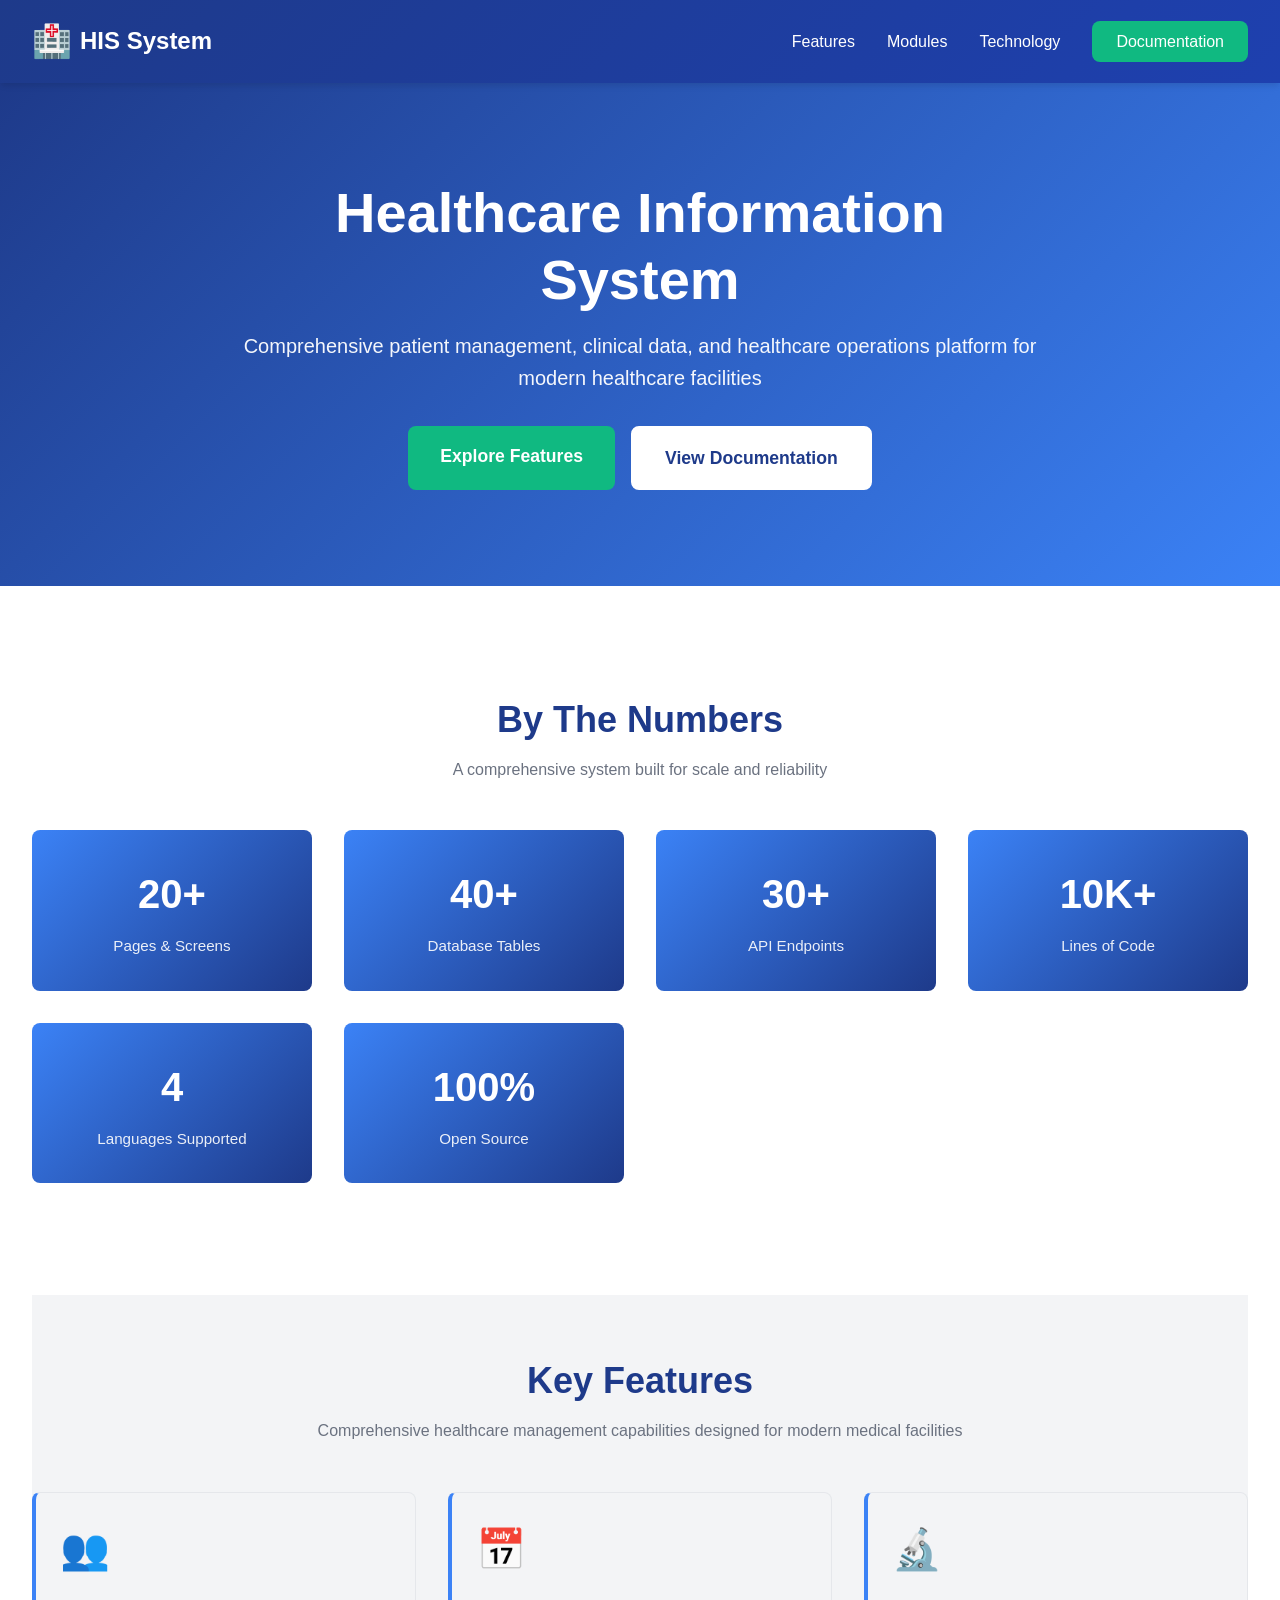
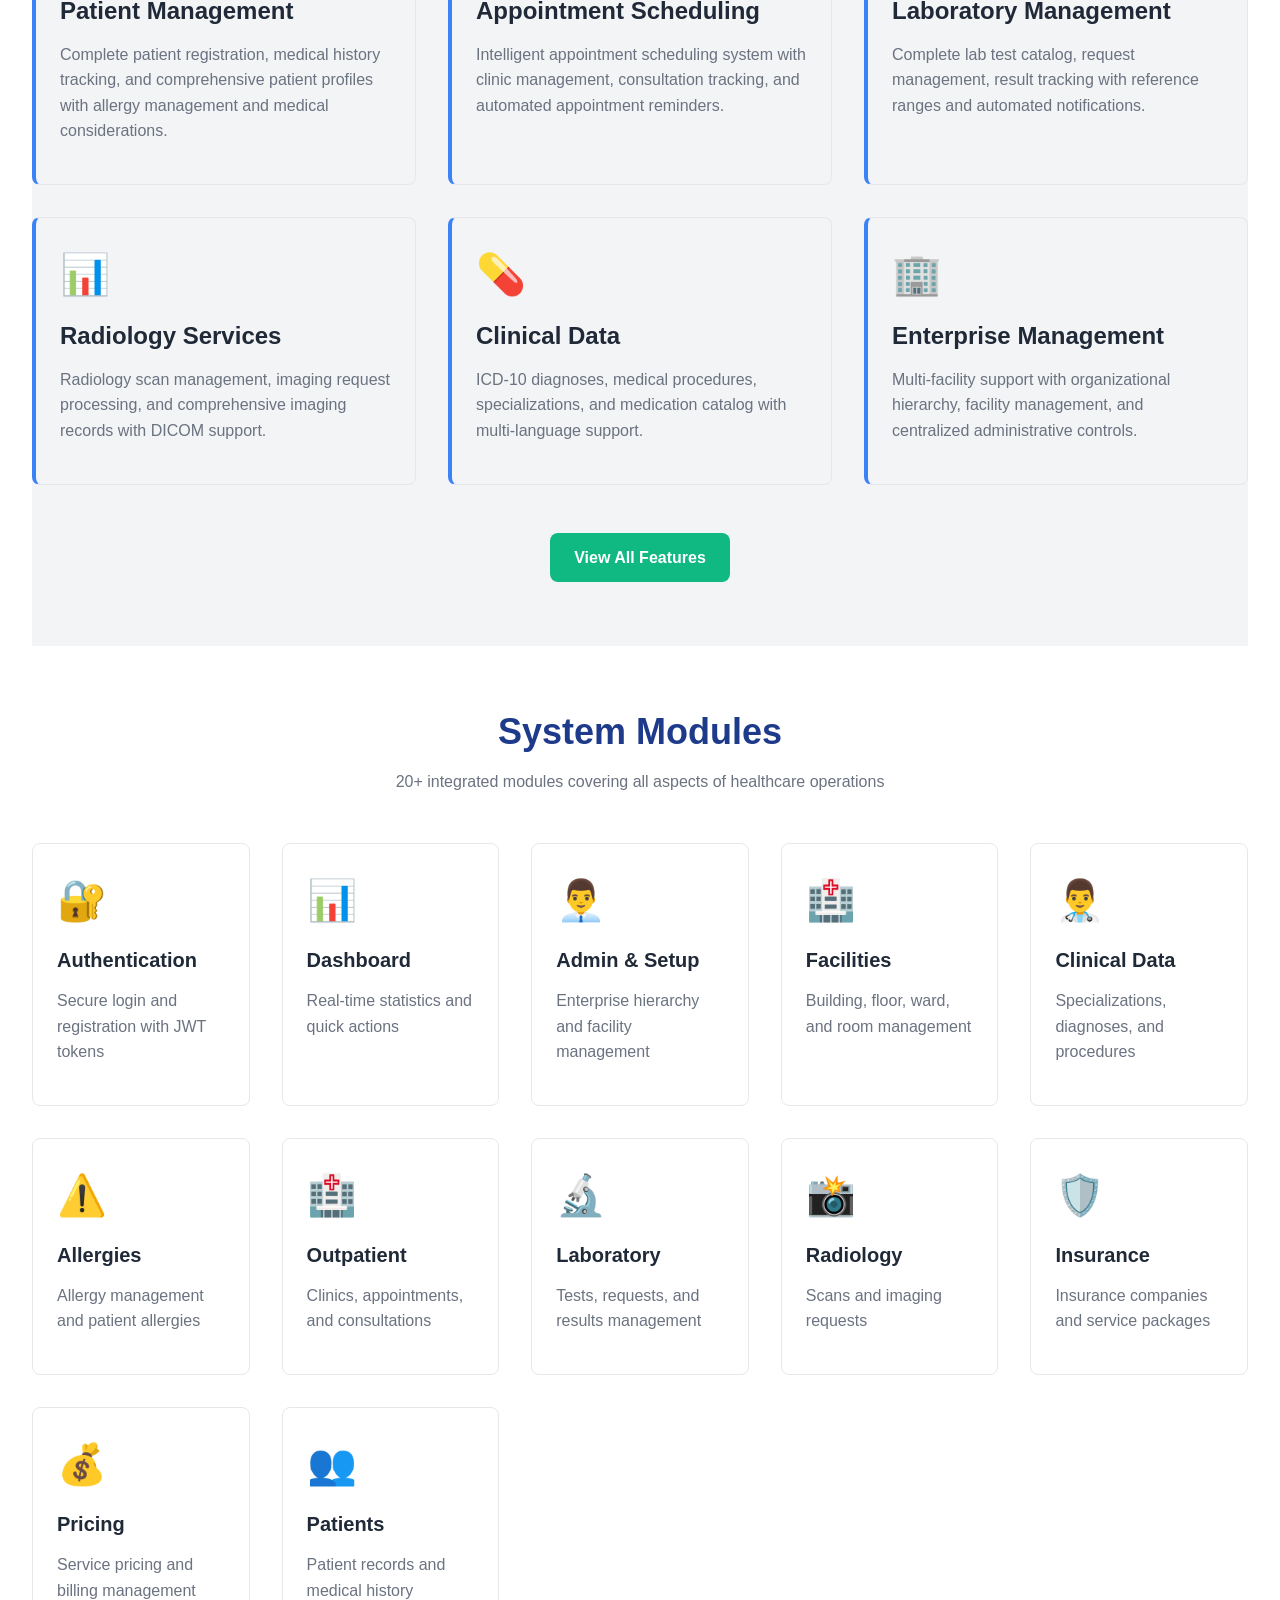
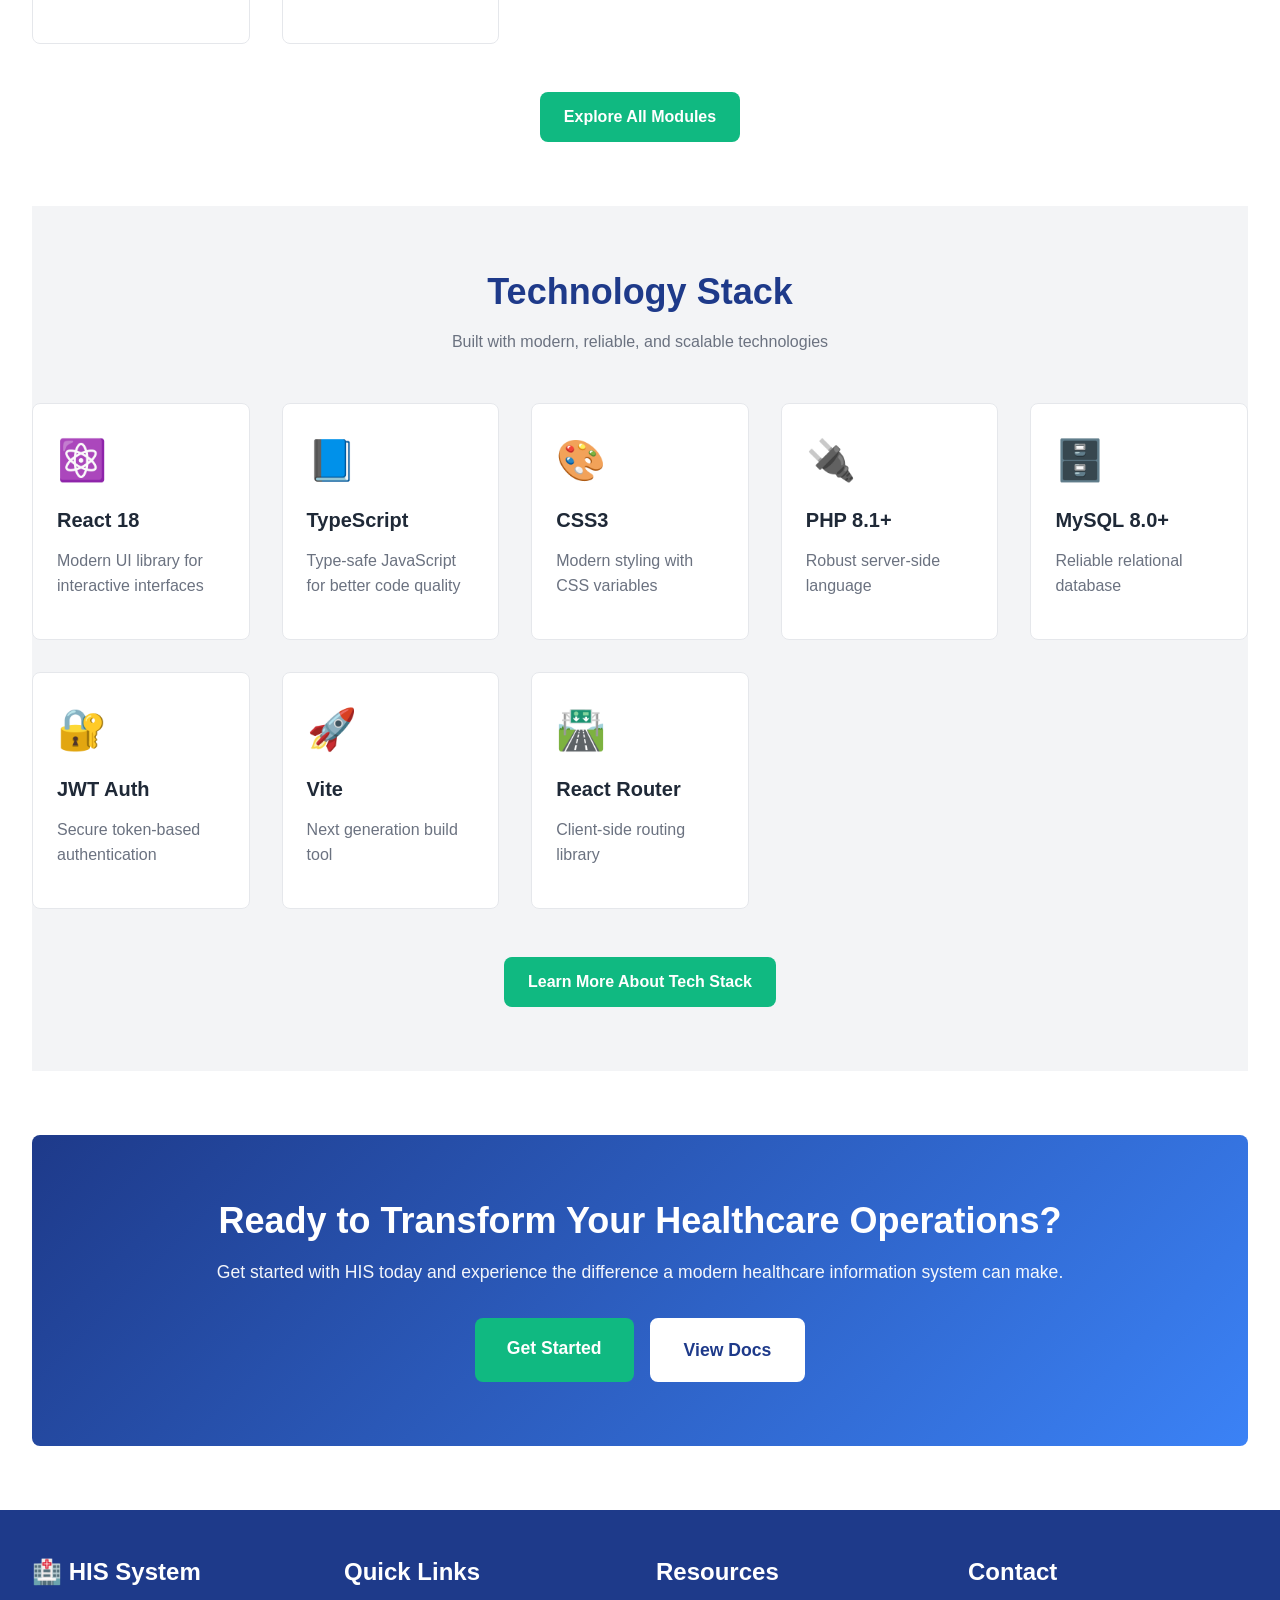
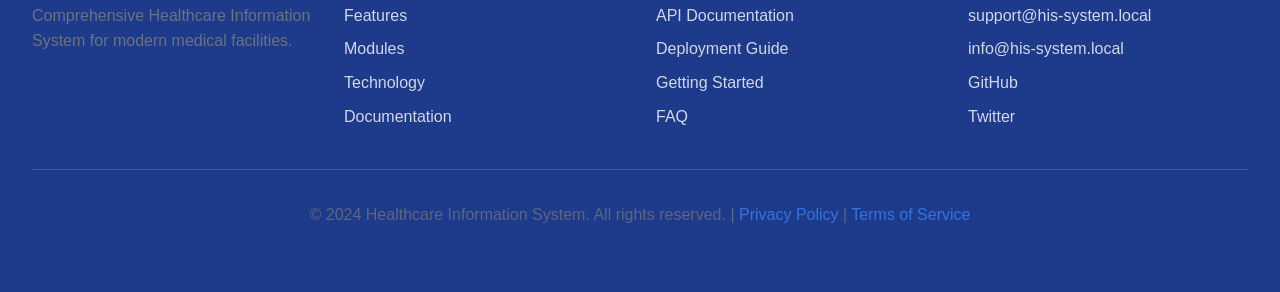
<file: index.html>
<!DOCTYPE html>
<html lang="en">
<head>
    <meta charset="UTF-8">
    <meta name="viewport" content="width=device-width, initial-scale=1.0">
    <meta name="description" content="Healthcare Information System - Comprehensive patient management, clinical data, and healthcare operations platform">
    <meta name="keywords" content="HIS, Healthcare, Hospital Management, Patient Management, Clinical System, React, PHP">
    <meta name="author" content="HIS Development Team">
    <title>HIS - Healthcare Information System</title>
    <link rel="stylesheet" href="assets/css/style.css">
</head>
<body>
    <!-- Header & Navigation -->
    <header>
        <nav>
            <div class="logo">
                <span class="logo-icon">🏥</span>
                <span>HIS System</span>
            </div>
            <ul>
                <li><a href="#features">Features</a></li>
                <li><a href="#modules">Modules</a></li>
                <li><a href="#technology">Technology</a></li>
                <li><a href="pages/documentation.html" class="nav-cta">Documentation</a></li>
            </ul>
        </nav>
    </header>

    <!-- Hero Section -->
    <section class="hero" id="hero">
        <div class="hero-content">
            <h1>Healthcare Information System</h1>
            <p>Comprehensive patient management, clinical data, and healthcare operations platform for modern healthcare facilities</p>
            <div class="hero-buttons">
                <a href="pages/features.html" class="btn btn-primary btn-large">Explore Features</a>
                <a href="pages/documentation.html" class="btn btn-secondary btn-large">View Documentation</a>
            </div>
        </div>
    </section>

    <!-- Main Content -->
    <main>
        <!-- Quick Stats -->
        <section class="mt-5 mb-5">
            <div class="text-center mb-5">
                <h2>By The Numbers</h2>
                <p class="section-subtitle">A comprehensive system built for scale and reliability</p>
            </div>
            
            <div class="grid grid-3">
                <div class="stat-box">
                    <div class="stat-number">20+</div>
                    <div class="stat-label">Pages & Screens</div>
                </div>

                <div class="stat-box">
                    <div class="stat-number">40+</div>
                    <div class="stat-label">Database Tables</div>
                </div>

                <div class="stat-box">
                    <div class="stat-number">30+</div>
                    <div class="stat-label">API Endpoints</div>
                </div>

                <div class="stat-box">
                    <div class="stat-number">10K+</div>
                    <div class="stat-label">Lines of Code</div>
                </div>

                <div class="stat-box">
                    <div class="stat-number">4</div>
                    <div class="stat-label">Languages Supported</div>
                </div>

                <div class="stat-box">
                    <div class="stat-number">100%</div>
                    <div class="stat-label">Open Source</div>
                </div>
            </div>
        </section>

        <!-- Features Section -->
        <section id="features">
            <div class="text-center mb-5">
                <h2>Key Features</h2>
                <p class="section-subtitle">Comprehensive healthcare management capabilities designed for modern medical facilities</p>
            </div>
            
            <div class="grid grid-2">
                <div class="card feature-card">
                    <div class="feature-icon">👥</div>
                    <h3>Patient Management</h3>
                    <p>Complete patient registration, medical history tracking, and comprehensive patient profiles with allergy management and medical considerations.</p>
                </div>

                <div class="card feature-card">
                    <div class="feature-icon">📅</div>
                    <h3>Appointment Scheduling</h3>
                    <p>Intelligent appointment scheduling system with clinic management, consultation tracking, and automated appointment reminders.</p>
                </div>

                <div class="card feature-card">
                    <div class="feature-icon">🔬</div>
                    <h3>Laboratory Management</h3>
                    <p>Complete lab test catalog, request management, result tracking with reference ranges and automated notifications.</p>
                </div>

                <div class="card feature-card">
                    <div class="feature-icon">📊</div>
                    <h3>Radiology Services</h3>
                    <p>Radiology scan management, imaging request processing, and comprehensive imaging records with DICOM support.</p>
                </div>

                <div class="card feature-card">
                    <div class="feature-icon">💊</div>
                    <h3>Clinical Data</h3>
                    <p>ICD-10 diagnoses, medical procedures, specializations, and medication catalog with multi-language support.</p>
                </div>

                <div class="card feature-card">
                    <div class="feature-icon">🏢</div>
                    <h3>Enterprise Management</h3>
                    <p>Multi-facility support with organizational hierarchy, facility management, and centralized administrative controls.</p>
                </div>
            </div>

            <div class="text-center mt-5">
                <a href="pages/features.html" class="btn btn-primary">View All Features</a>
            </div>
        </section>

        <!-- Modules Section -->
        <section id="modules">
            <div class="text-center mb-5">
                <h2>System Modules</h2>
                <p class="section-subtitle">20+ integrated modules covering all aspects of healthcare operations</p>
            </div>
            
            <div class="grid grid-4">
                <div class="card">
                    <div class="feature-icon">🔐</div>
                    <h4>Authentication</h4>
                    <p>Secure login and registration with JWT tokens</p>
                </div>

                <div class="card">
                    <div class="feature-icon">📊</div>
                    <h4>Dashboard</h4>
                    <p>Real-time statistics and quick actions</p>
                </div>

                <div class="card">
                    <div class="feature-icon">👨‍💼</div>
                    <h4>Admin & Setup</h4>
                    <p>Enterprise hierarchy and facility management</p>
                </div>

                <div class="card">
                    <div class="feature-icon">🏥</div>
                    <h4>Facilities</h4>
                    <p>Building, floor, ward, and room management</p>
                </div>

                <div class="card">
                    <div class="feature-icon">👨‍⚕️</div>
                    <h4>Clinical Data</h4>
                    <p>Specializations, diagnoses, and procedures</p>
                </div>

                <div class="card">
                    <div class="feature-icon">⚠️</div>
                    <h4>Allergies</h4>
                    <p>Allergy management and patient allergies</p>
                </div>

                <div class="card">
                    <div class="feature-icon">🏥</div>
                    <h4>Outpatient</h4>
                    <p>Clinics, appointments, and consultations</p>
                </div>

                <div class="card">
                    <div class="feature-icon">🔬</div>
                    <h4>Laboratory</h4>
                    <p>Tests, requests, and results management</p>
                </div>

                <div class="card">
                    <div class="feature-icon">📸</div>
                    <h4>Radiology</h4>
                    <p>Scans and imaging requests</p>
                </div>

                <div class="card">
                    <div class="feature-icon">🛡️</div>
                    <h4>Insurance</h4>
                    <p>Insurance companies and service packages</p>
                </div>

                <div class="card">
                    <div class="feature-icon">💰</div>
                    <h4>Pricing</h4>
                    <p>Service pricing and billing management</p>
                </div>

                <div class="card">
                    <div class="feature-icon">👥</div>
                    <h4>Patients</h4>
                    <p>Patient records and medical history</p>
                </div>
            </div>

            <div class="text-center mt-5">
                <a href="pages/modules.html" class="btn btn-primary">Explore All Modules</a>
            </div>
        </section>

        <!-- Technology Section -->
        <section id="technology">
            <div class="text-center mb-5">
                <h2>Technology Stack</h2>
                <p class="section-subtitle">Built with modern, reliable, and scalable technologies</p>
            </div>
            
            <div class="grid grid-4">
                <div class="card">
                    <div class="feature-icon">⚛️</div>
                    <h4>React 18</h4>
                    <p>Modern UI library for interactive interfaces</p>
                </div>

                <div class="card">
                    <div class="feature-icon">📘</div>
                    <h4>TypeScript</h4>
                    <p>Type-safe JavaScript for better code quality</p>
                </div>

                <div class="card">
                    <div class="feature-icon">🎨</div>
                    <h4>CSS3</h4>
                    <p>Modern styling with CSS variables</p>
                </div>

                <div class="card">
                    <div class="feature-icon">🔌</div>
                    <h4>PHP 8.1+</h4>
                    <p>Robust server-side language</p>
                </div>

                <div class="card">
                    <div class="feature-icon">🗄️</div>
                    <h4>MySQL 8.0+</h4>
                    <p>Reliable relational database</p>
                </div>

                <div class="card">
                    <div class="feature-icon">🔐</div>
                    <h4>JWT Auth</h4>
                    <p>Secure token-based authentication</p>
                </div>

                <div class="card">
                    <div class="feature-icon">🚀</div>
                    <h4>Vite</h4>
                    <p>Next generation build tool</p>
                </div>

                <div class="card">
                    <div class="feature-icon">🛣️</div>
                    <h4>React Router</h4>
                    <p>Client-side routing library</p>
                </div>
            </div>

            <div class="text-center mt-5">
                <a href="pages/technology.html" class="btn btn-primary">Learn More About Tech Stack</a>
            </div>
        </section>

        <!-- CTA Section -->
        <section style="background: linear-gradient(135deg, var(--primary-color) 0%, var(--secondary-color) 100%); color: white; padding: 4rem 2rem; border-radius: var(--radius-md); margin: 4rem 0; text-align: center;">
            <h2 style="color: white;">Ready to Transform Your Healthcare Operations?</h2>
            <p style="color: rgba(255, 255, 255, 0.95); font-size: 1.1rem; margin-bottom: 2rem;">Get started with HIS today and experience the difference a modern healthcare information system can make.</p>
            <div class="hero-buttons">
                <a href="pages/getting-started.html" class="btn btn-primary btn-large">Get Started</a>
                <a href="pages/documentation.html" class="btn btn-secondary btn-large">View Docs</a>
            </div>
        </section>
    </main>

    <!-- Footer -->
    <footer>
        <div class="footer-content">
            <div class="footer-section">
                <h3>🏥 HIS System</h3>
                <p>Comprehensive Healthcare Information System for modern medical facilities.</p>
            </div>

            <div class="footer-section">
                <h3>Quick Links</h3>
                <ul>
                    <li><a href="#features">Features</a></li>
                    <li><a href="#modules">Modules</a></li>
                    <li><a href="#technology">Technology</a></li>
                    <li><a href="pages/documentation.html">Documentation</a></li>
                </ul>
            </div>

            <div class="footer-section">
                <h3>Resources</h3>
                <ul>
                    <li><a href="pages/api.html">API Documentation</a></li>
                    <li><a href="pages/deployment.html">Deployment Guide</a></li>
                    <li><a href="pages/getting-started.html">Getting Started</a></li>
                    <li><a href="pages/faq.html">FAQ</a></li>
                </ul>
            </div>

            <div class="footer-section">
                <h3>Contact</h3>
                <ul>
                    <li><a href="mailto:support@his-system.local">support@his-system.local</a></li>
                    <li><a href="mailto:info@his-system.local">info@his-system.local</a></li>
                    <li><a href="#">GitHub</a></li>
                    <li><a href="#">Twitter</a></li>
                </ul>
            </div>
        </div>

        <div class="footer-bottom">
            <p>&copy; 2024 Healthcare Information System. All rights reserved. | <a href="#">Privacy Policy</a> | <a href="#">Terms of Service</a></p>
        </div>
    </footer>

    <script src="assets/js/main.js"></script>
</body>
</html>
</file>
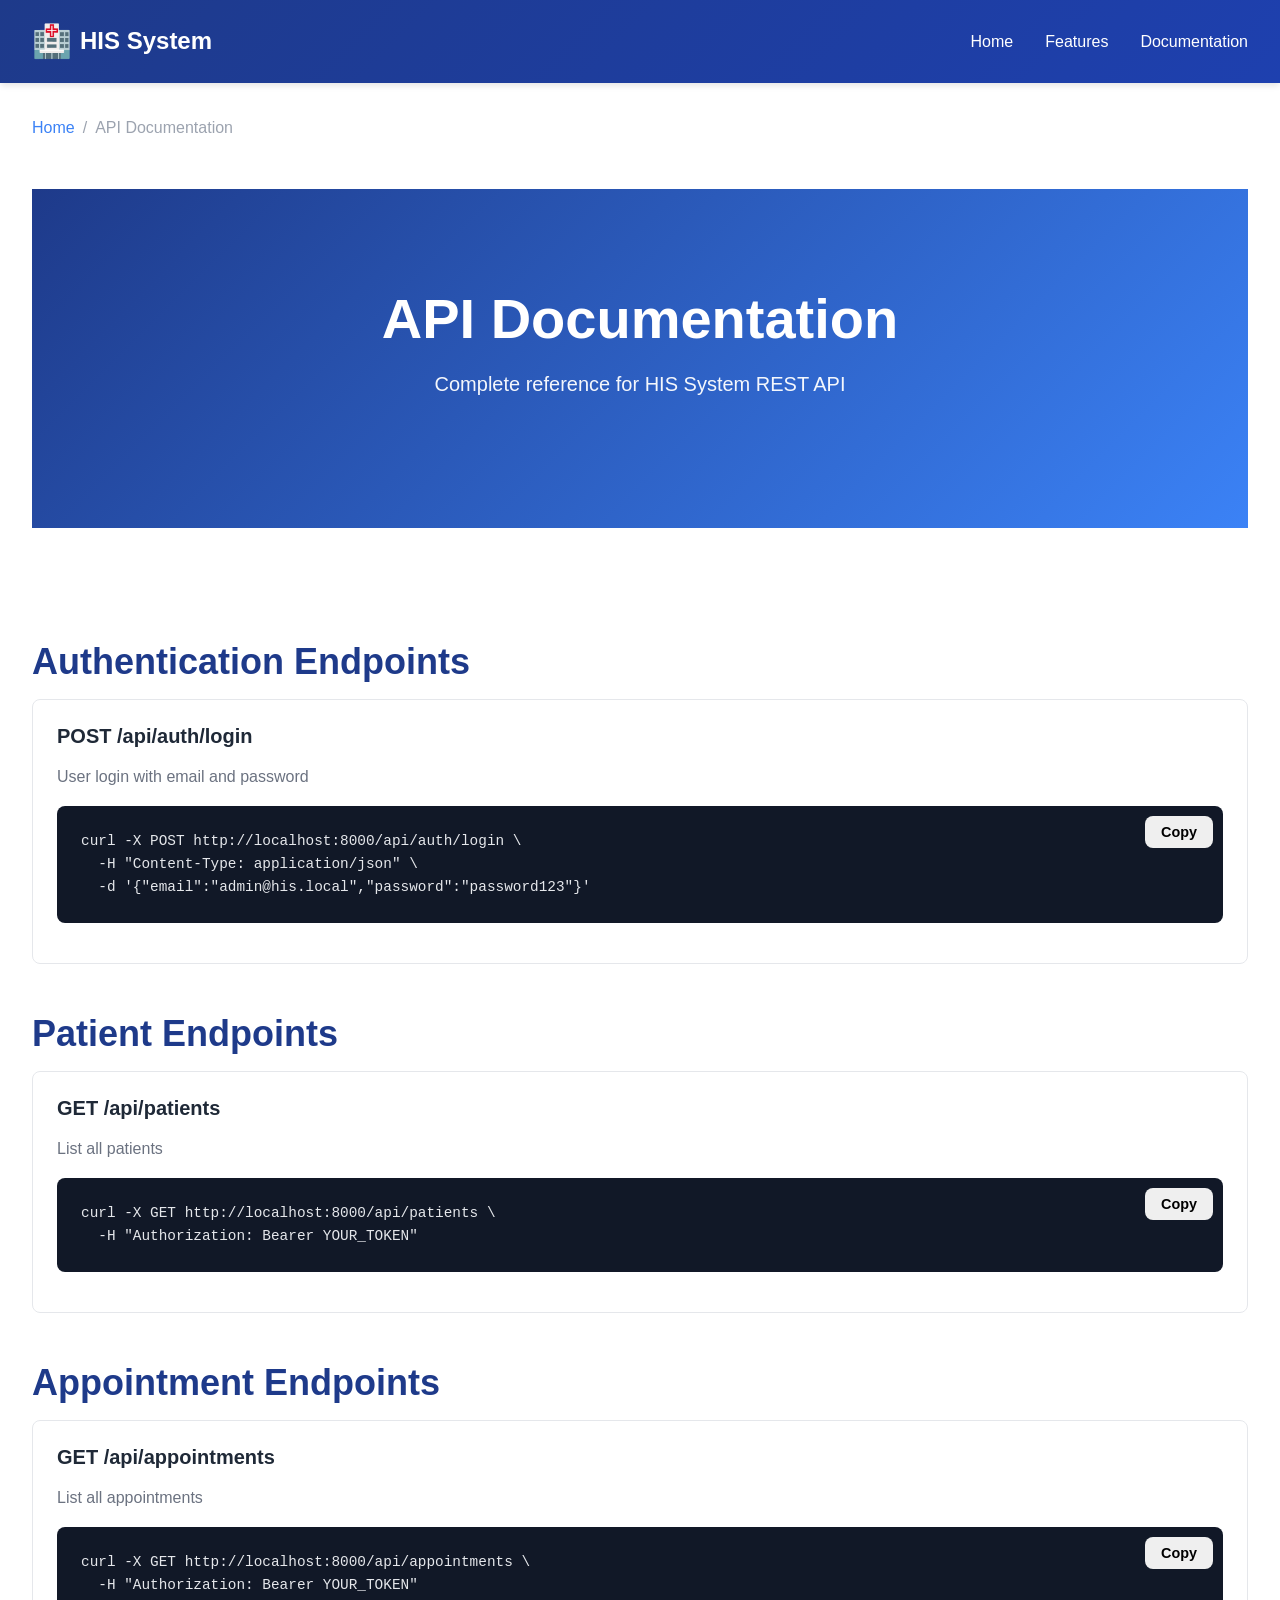
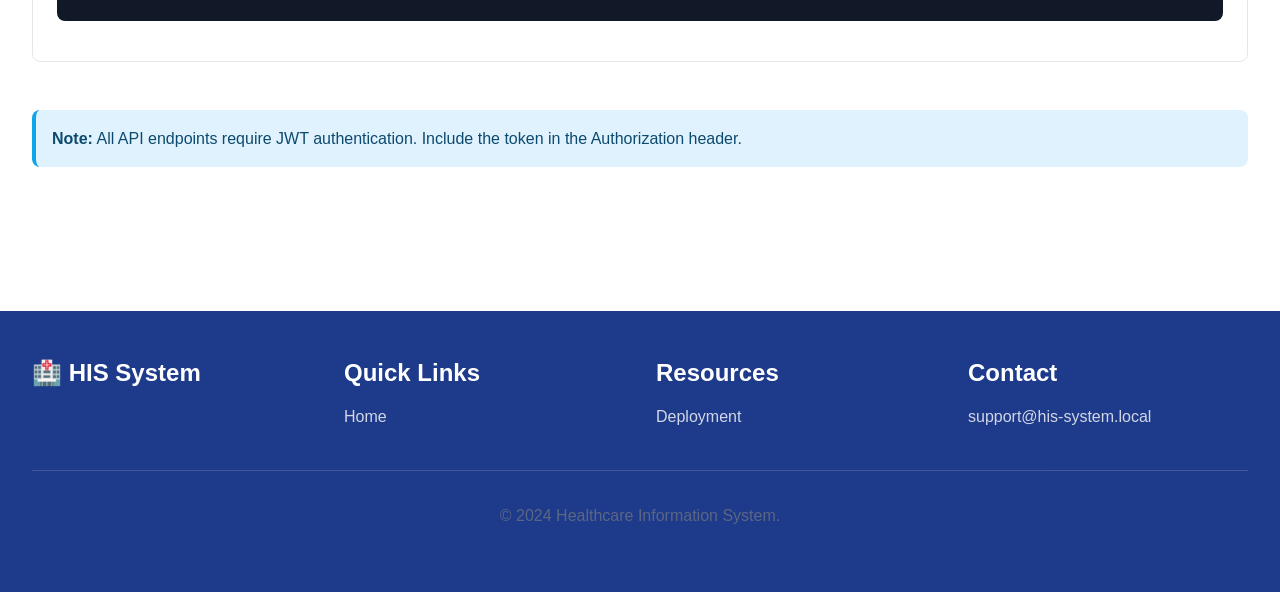
<file: pages/api.html>
<!DOCTYPE html>
<html lang="en">
<head>
    <meta charset="UTF-8">
    <meta name="viewport" content="width=device-width, initial-scale=1.0">
    <title>API Documentation - HIS System</title>
    <link rel="stylesheet" href="../assets/css/style.css">
</head>
<body>
    <header>
        <nav>
            <div class="logo"><span class="logo-icon">🏥</span><span>HIS System</span></div>
            <ul>
                <li><a href="../index.html">Home</a></li>
                <li><a href="features.html">Features</a></li>
                <li><a href="documentation.html">Documentation</a></li>
            </ul>
        </nav>
    </header>

    <main>
        <div class="breadcrumb mt-4">
            <a href="../index.html">Home</a><span>/</span><span>API Documentation</span>
        </div>

        <section class="hero mt-5">
            <div class="hero-content">
                <h1>API Documentation</h1>
                <p>Complete reference for HIS System REST API</p>
            </div>
        </section>

        <section class="mt-5">
            <h2>Authentication Endpoints</h2>
            <div class="card">
                <h4>POST /api/auth/login</h4>
                <p>User login with email and password</p>
                <pre><code>curl -X POST http://localhost:8000/api/auth/login \
  -H "Content-Type: application/json" \
  -d '{"email":"admin@his.local","password":"password123"}'</code></pre>
            </div>

            <h2 class="mt-5">Patient Endpoints</h2>
            <div class="card">
                <h4>GET /api/patients</h4>
                <p>List all patients</p>
                <pre><code>curl -X GET http://localhost:8000/api/patients \
  -H "Authorization: Bearer YOUR_TOKEN"</code></pre>
            </div>

            <h2 class="mt-5">Appointment Endpoints</h2>
            <div class="card">
                <h4>GET /api/appointments</h4>
                <p>List all appointments</p>
                <pre><code>curl -X GET http://localhost:8000/api/appointments \
  -H "Authorization: Bearer YOUR_TOKEN"</code></pre>
            </div>

            <div class="alert alert-info mt-5">
                <strong>Note:</strong> All API endpoints require JWT authentication. Include the token in the Authorization header.
            </div>
        </section>
    </main>

    <footer>
        <div class="footer-content">
            <div class="footer-section"><h3>🏥 HIS System</h3></div>
            <div class="footer-section"><h3>Quick Links</h3><ul><li><a href="../index.html">Home</a></li></ul></div>
            <div class="footer-section"><h3>Resources</h3><ul><li><a href="deployment.html">Deployment</a></li></ul></div>
            <div class="footer-section"><h3>Contact</h3><ul><li><a href="mailto:support@his-system.local">support@his-system.local</a></li></ul></div>
        </div>
        <div class="footer-bottom"><p>&copy; 2024 Healthcare Information System.</p></div>
    </footer>

    <script src="../assets/js/main.js"></script>
</body>
</html>
</file>
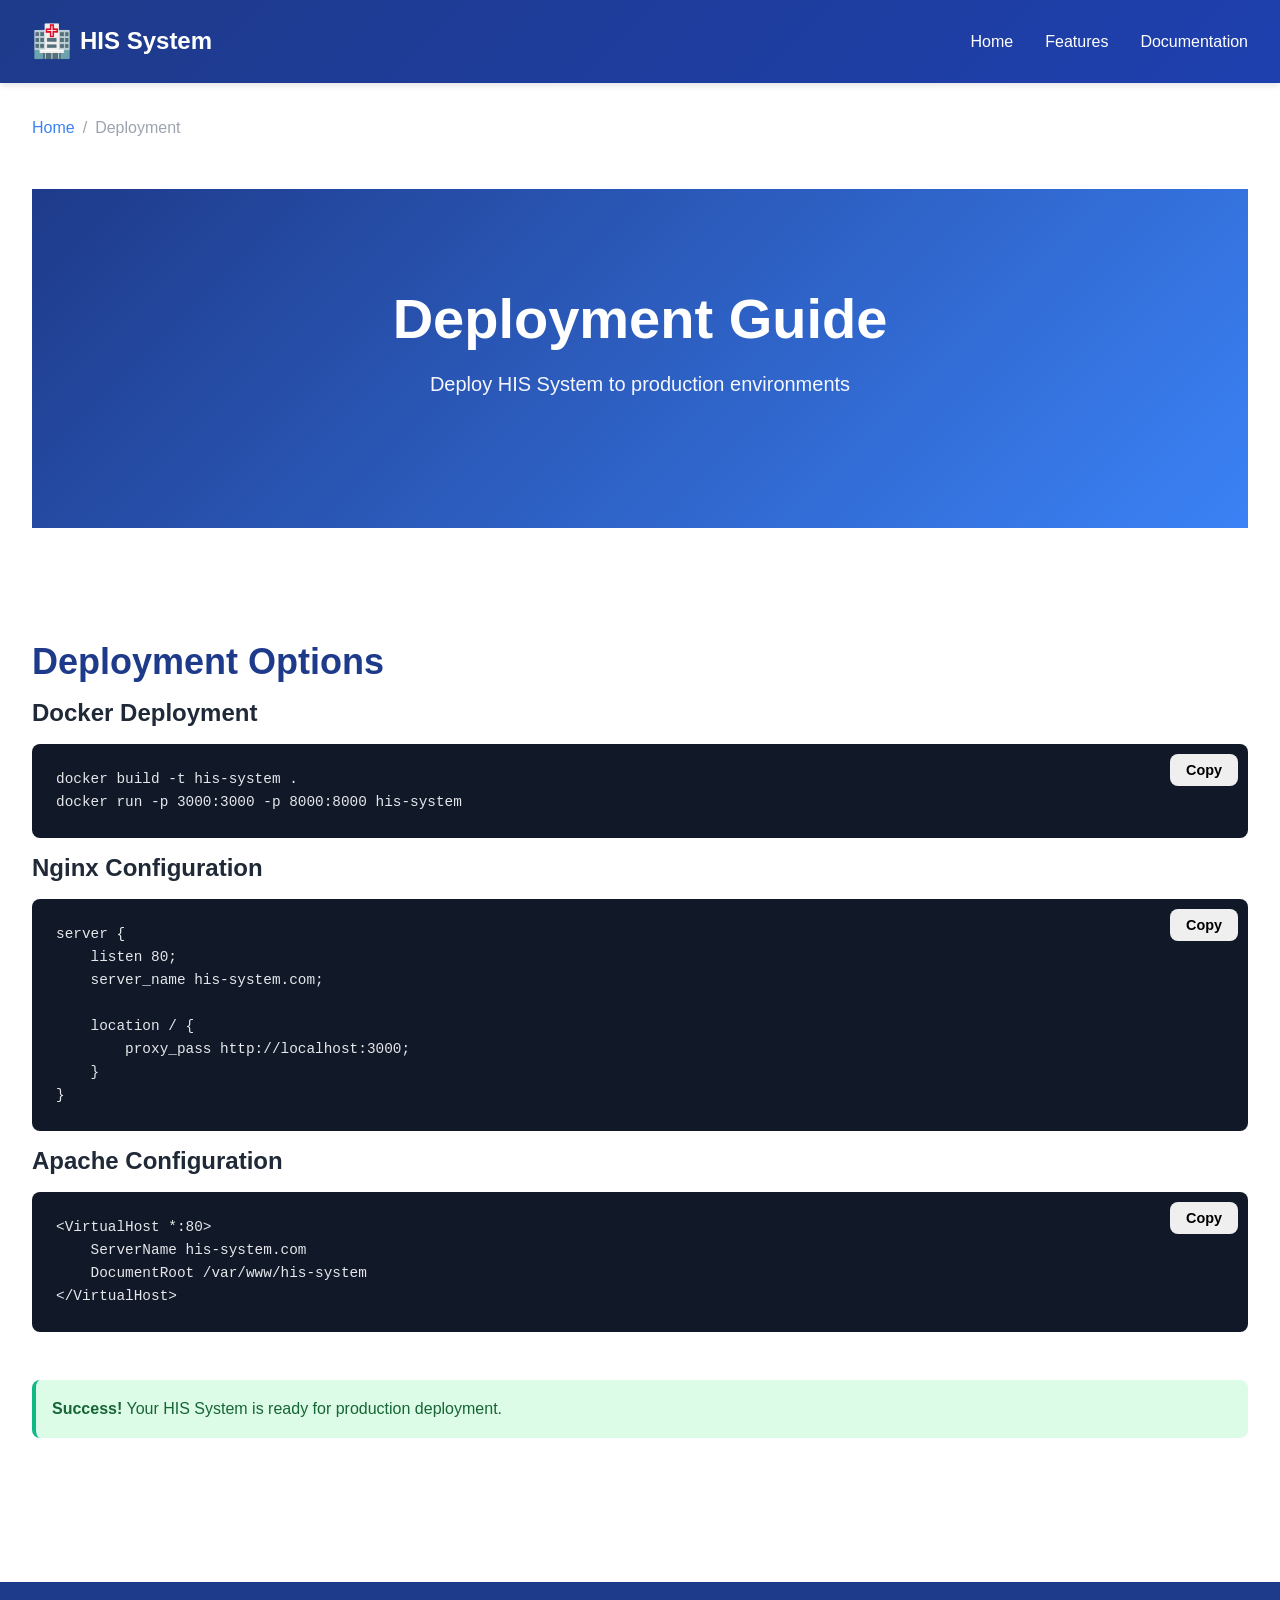
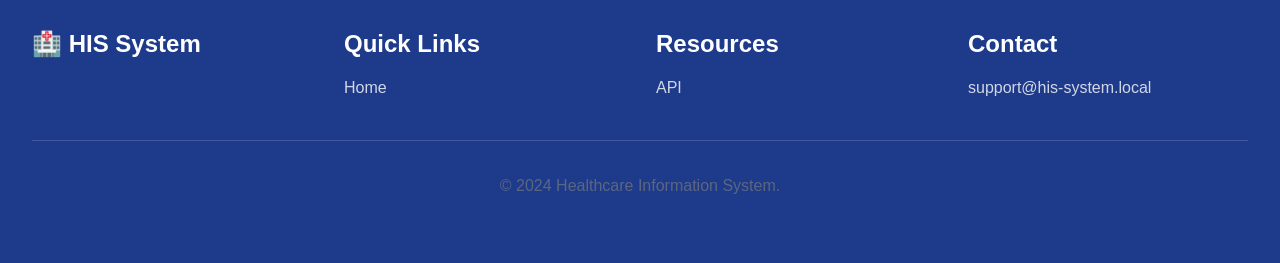
<file: pages/deployment.html>
<!DOCTYPE html>
<html lang="en">
<head>
    <meta charset="UTF-8">
    <meta name="viewport" content="width=device-width, initial-scale=1.0">
    <title>Deployment Guide - HIS System</title>
    <link rel="stylesheet" href="../assets/css/style.css">
</head>
<body>
    <header>
        <nav>
            <div class="logo"><span class="logo-icon">🏥</span><span>HIS System</span></div>
            <ul>
                <li><a href="../index.html">Home</a></li>
                <li><a href="features.html">Features</a></li>
                <li><a href="documentation.html">Documentation</a></li>
            </ul>
        </nav>
    </header>

    <main>
        <div class="breadcrumb mt-4">
            <a href="../index.html">Home</a><span>/</span><span>Deployment</span>
        </div>

        <section class="hero mt-5">
            <div class="hero-content">
                <h1>Deployment Guide</h1>
                <p>Deploy HIS System to production environments</p>
            </div>
        </section>

        <section class="mt-5">
            <h2>Deployment Options</h2>
            
            <h3>Docker Deployment</h3>
            <pre><code>docker build -t his-system .
docker run -p 3000:3000 -p 8000:8000 his-system</code></pre>

            <h3>Nginx Configuration</h3>
            <pre><code>server {
    listen 80;
    server_name his-system.com;
    
    location / {
        proxy_pass http://localhost:3000;
    }
}</code></pre>

            <h3>Apache Configuration</h3>
            <pre><code>&lt;VirtualHost *:80&gt;
    ServerName his-system.com
    DocumentRoot /var/www/his-system
&lt;/VirtualHost&gt;</code></pre>

            <div class="alert alert-success mt-5">
                <strong>Success!</strong> Your HIS System is ready for production deployment.
            </div>
        </section>
    </main>

    <footer>
        <div class="footer-content">
            <div class="footer-section"><h3>🏥 HIS System</h3></div>
            <div class="footer-section"><h3>Quick Links</h3><ul><li><a href="../index.html">Home</a></li></ul></div>
            <div class="footer-section"><h3>Resources</h3><ul><li><a href="api.html">API</a></li></ul></div>
            <div class="footer-section"><h3>Contact</h3><ul><li><a href="mailto:support@his-system.local">support@his-system.local</a></li></ul></div>
        </div>
        <div class="footer-bottom"><p>&copy; 2024 Healthcare Information System.</p></div>
    </footer>

    <script src="../assets/js/main.js"></script>
</body>
</html>
</file>
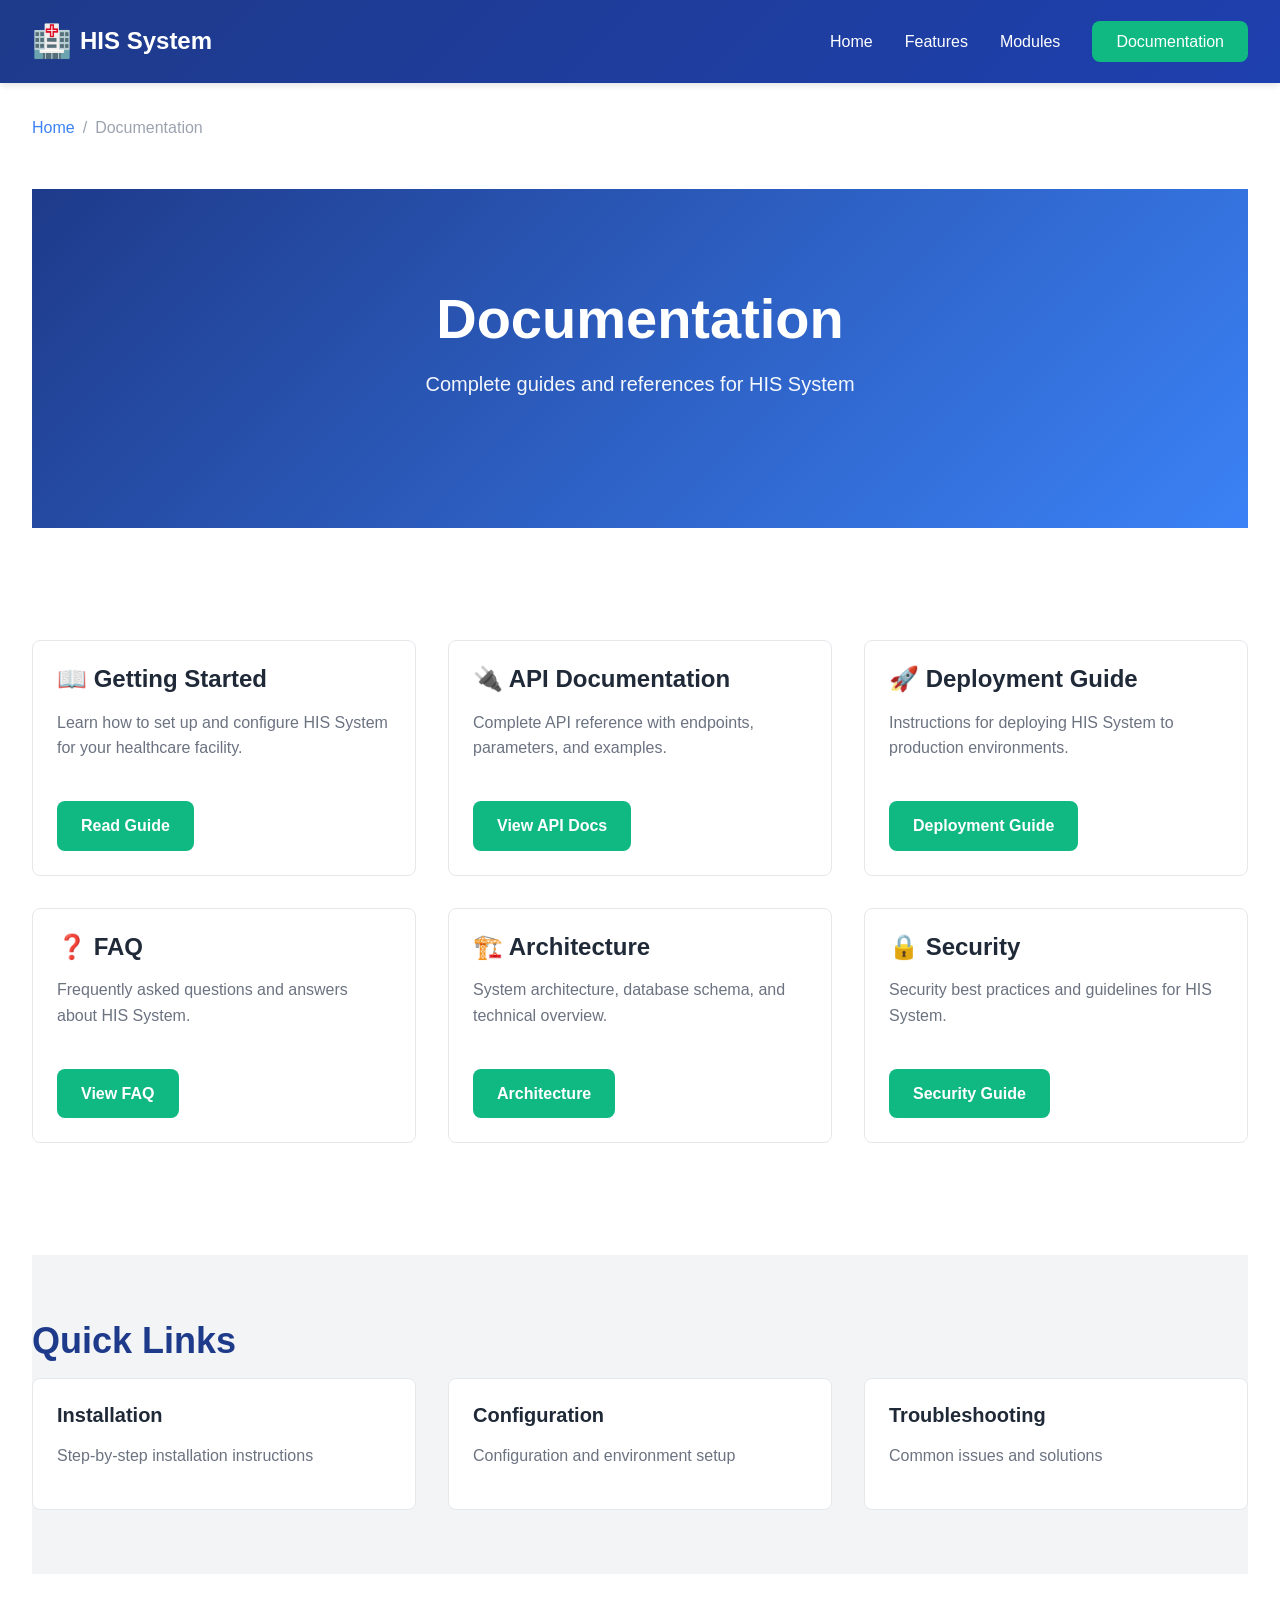
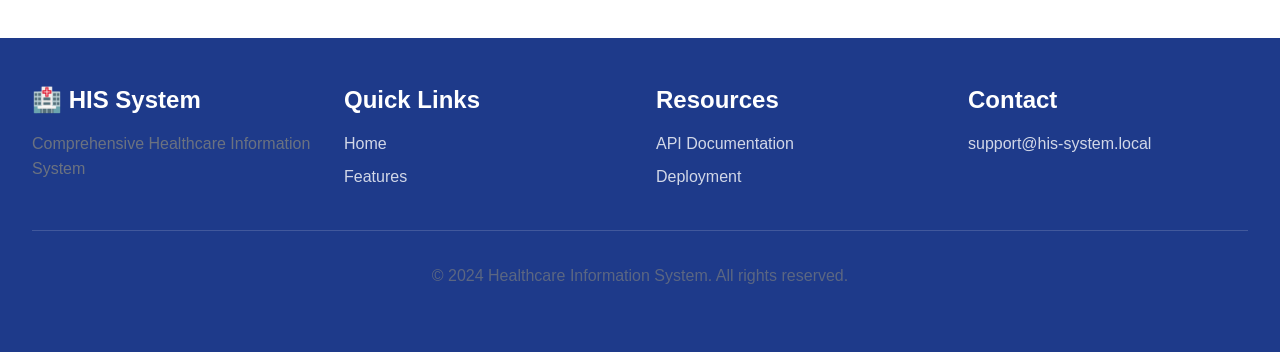
<file: pages/documentation.html>
<!DOCTYPE html>
<html lang="en">
<head>
    <meta charset="UTF-8">
    <meta name="viewport" content="width=device-width, initial-scale=1.0">
    <title>Documentation - HIS System</title>
    <link rel="stylesheet" href="../assets/css/style.css">
</head>
<body>
    <header>
        <nav>
            <div class="logo"><span class="logo-icon">🏥</span><span>HIS System</span></div>
            <ul>
                <li><a href="../index.html">Home</a></li>
                <li><a href="features.html">Features</a></li>
                <li><a href="modules.html">Modules</a></li>
                <li><a href="documentation.html" class="nav-cta">Documentation</a></li>
            </ul>
        </nav>
    </header>

    <main>
        <div class="breadcrumb mt-4">
            <a href="../index.html">Home</a><span>/</span><span>Documentation</span>
        </div>

        <section class="hero mt-5">
            <div class="hero-content">
                <h1>Documentation</h1>
                <p>Complete guides and references for HIS System</p>
            </div>
        </section>

        <section class="mt-5">
            <div class="grid grid-2">
                <div class="card">
                    <h3>📖 Getting Started</h3>
                    <p>Learn how to set up and configure HIS System for your healthcare facility.</p>
                    <a href="getting-started.html" class="btn btn-primary mt-3">Read Guide</a>
                </div>

                <div class="card">
                    <h3>🔌 API Documentation</h3>
                    <p>Complete API reference with endpoints, parameters, and examples.</p>
                    <a href="api.html" class="btn btn-primary mt-3">View API Docs</a>
                </div>

                <div class="card">
                    <h3>🚀 Deployment Guide</h3>
                    <p>Instructions for deploying HIS System to production environments.</p>
                    <a href="deployment.html" class="btn btn-primary mt-3">Deployment Guide</a>
                </div>

                <div class="card">
                    <h3>❓ FAQ</h3>
                    <p>Frequently asked questions and answers about HIS System.</p>
                    <a href="faq.html" class="btn btn-primary mt-3">View FAQ</a>
                </div>

                <div class="card">
                    <h3>🏗️ Architecture</h3>
                    <p>System architecture, database schema, and technical overview.</p>
                    <a href="architecture.html" class="btn btn-primary mt-3">Architecture</a>
                </div>

                <div class="card">
                    <h3>🔒 Security</h3>
                    <p>Security best practices and guidelines for HIS System.</p>
                    <a href="security.html" class="btn btn-primary mt-3">Security Guide</a>
                </div>
            </div>
        </section>

        <section class="mt-5">
            <h2>Quick Links</h2>
            <div class="grid grid-3">
                <div class="card">
                    <h4>Installation</h4>
                    <p>Step-by-step installation instructions</p>
                </div>
                <div class="card">
                    <h4>Configuration</h4>
                    <p>Configuration and environment setup</p>
                </div>
                <div class="card">
                    <h4>Troubleshooting</h4>
                    <p>Common issues and solutions</p>
                </div>
            </div>
        </section>
    </main>

    <footer>
        <div class="footer-content">
            <div class="footer-section"><h3>🏥 HIS System</h3><p>Comprehensive Healthcare Information System</p></div>
            <div class="footer-section"><h3>Quick Links</h3><ul><li><a href="../index.html">Home</a></li><li><a href="features.html">Features</a></li></ul></div>
            <div class="footer-section"><h3>Resources</h3><ul><li><a href="api.html">API Documentation</a></li><li><a href="deployment.html">Deployment</a></li></ul></div>
            <div class="footer-section"><h3>Contact</h3><ul><li><a href="mailto:support@his-system.local">support@his-system.local</a></li></ul></div>
        </div>
        <div class="footer-bottom"><p>&copy; 2024 Healthcare Information System. All rights reserved.</p></div>
    </footer>

    <script src="../assets/js/main.js"></script>
</body>
</html>
</file>
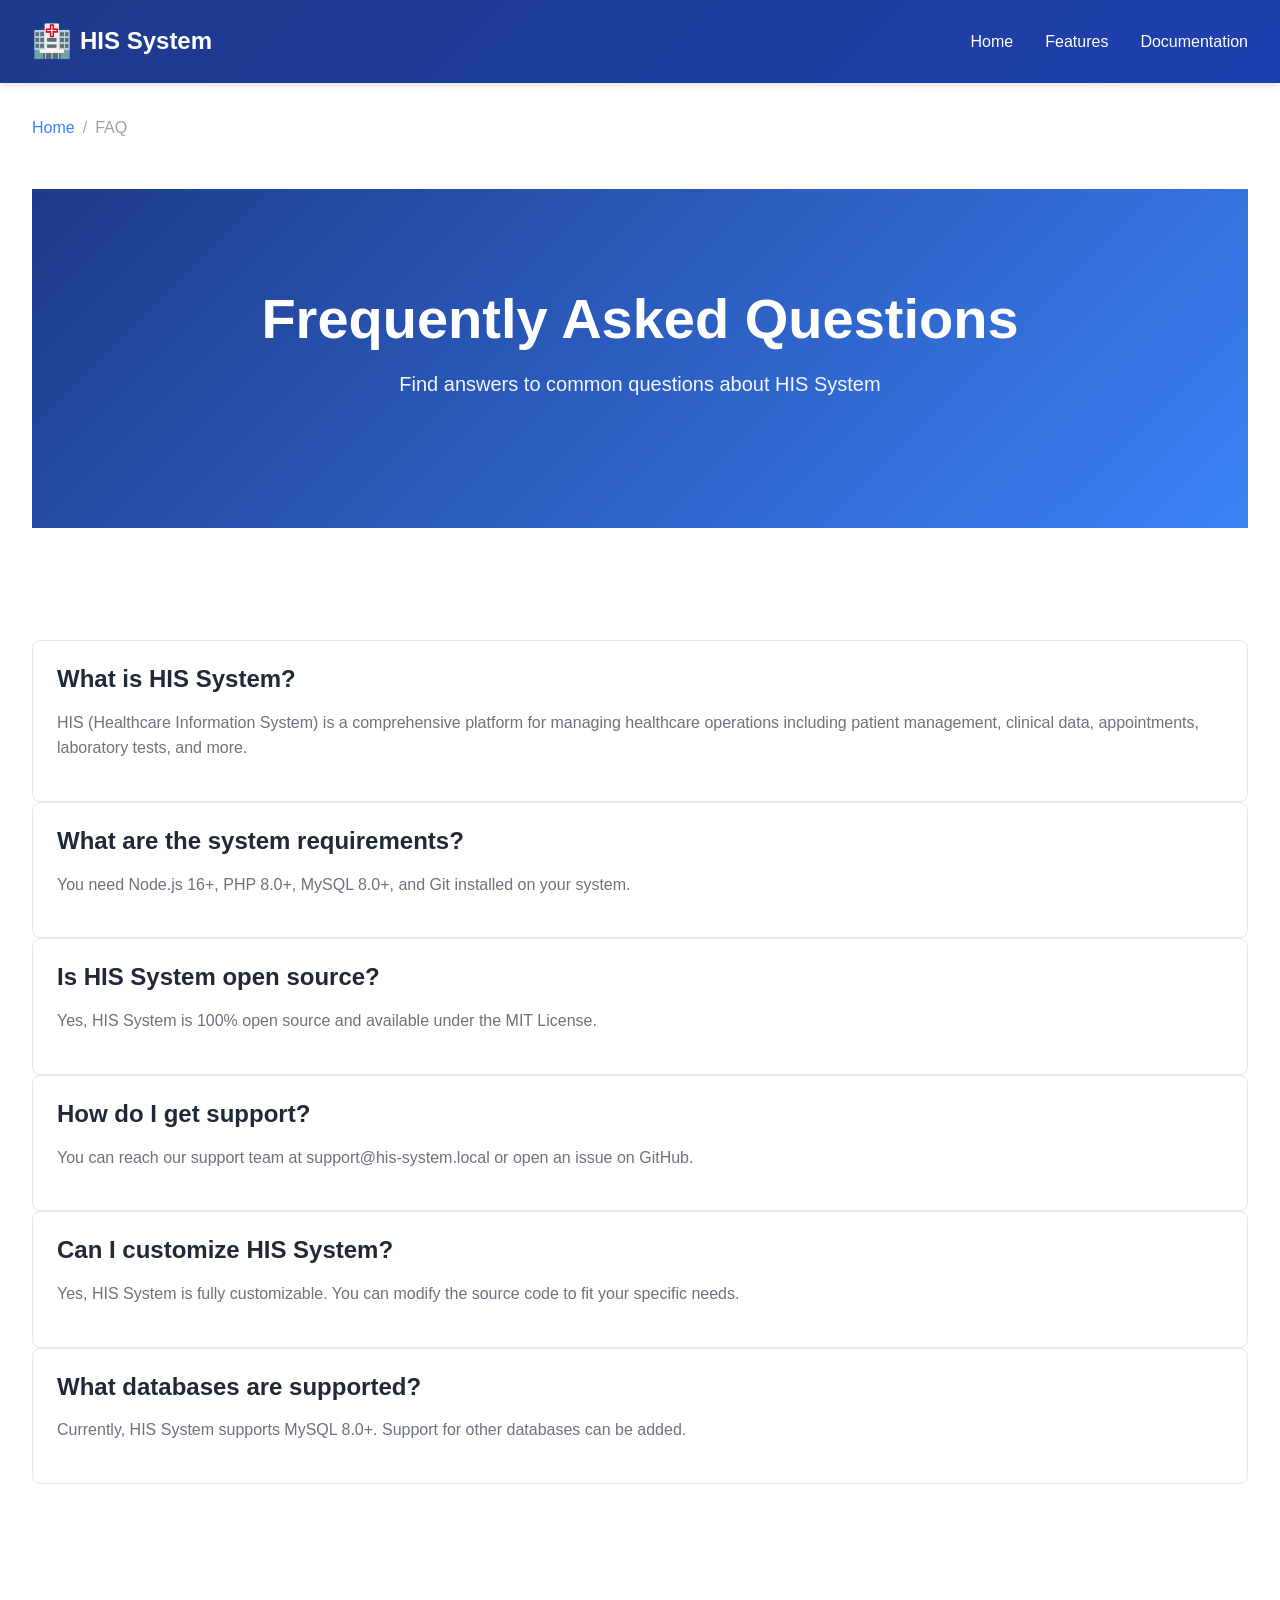
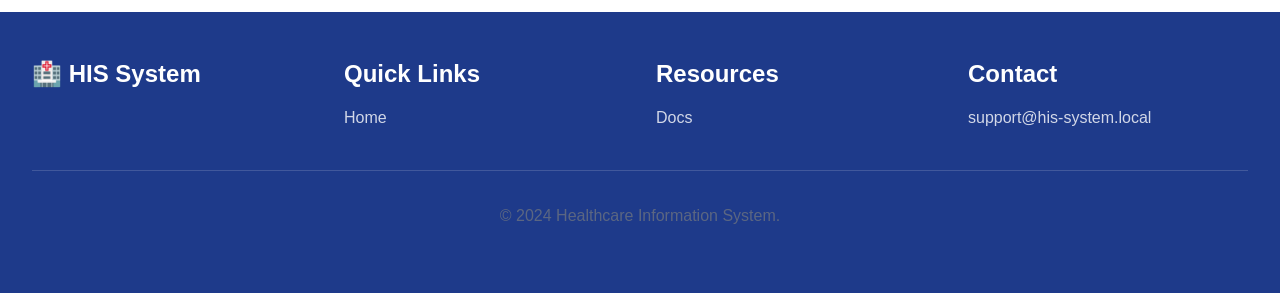
<file: pages/faq.html>
<!DOCTYPE html>
<html lang="en">
<head>
    <meta charset="UTF-8">
    <meta name="viewport" content="width=device-width, initial-scale=1.0">
    <title>FAQ - HIS System</title>
    <link rel="stylesheet" href="../assets/css/style.css">
</head>
<body>
    <header>
        <nav>
            <div class="logo"><span class="logo-icon">🏥</span><span>HIS System</span></div>
            <ul>
                <li><a href="../index.html">Home</a></li>
                <li><a href="features.html">Features</a></li>
                <li><a href="documentation.html">Documentation</a></li>
            </ul>
        </nav>
    </header>

    <main>
        <div class="breadcrumb mt-4">
            <a href="../index.html">Home</a><span>/</span><span>FAQ</span>
        </div>

        <section class="hero mt-5">
            <div class="hero-content">
                <h1>Frequently Asked Questions</h1>
                <p>Find answers to common questions about HIS System</p>
            </div>
        </section>

        <section class="mt-5">
            <div class="card">
                <h3>What is HIS System?</h3>
                <p>HIS (Healthcare Information System) is a comprehensive platform for managing healthcare operations including patient management, clinical data, appointments, laboratory tests, and more.</p>
            </div>

            <div class="card">
                <h3>What are the system requirements?</h3>
                <p>You need Node.js 16+, PHP 8.0+, MySQL 8.0+, and Git installed on your system.</p>
            </div>

            <div class="card">
                <h3>Is HIS System open source?</h3>
                <p>Yes, HIS System is 100% open source and available under the MIT License.</p>
            </div>

            <div class="card">
                <h3>How do I get support?</h3>
                <p>You can reach our support team at support@his-system.local or open an issue on GitHub.</p>
            </div>

            <div class="card">
                <h3>Can I customize HIS System?</h3>
                <p>Yes, HIS System is fully customizable. You can modify the source code to fit your specific needs.</p>
            </div>

            <div class="card">
                <h3>What databases are supported?</h3>
                <p>Currently, HIS System supports MySQL 8.0+. Support for other databases can be added.</p>
            </div>
        </section>
    </main>

    <footer>
        <div class="footer-content">
            <div class="footer-section"><h3>🏥 HIS System</h3></div>
            <div class="footer-section"><h3>Quick Links</h3><ul><li><a href="../index.html">Home</a></li></ul></div>
            <div class="footer-section"><h3>Resources</h3><ul><li><a href="documentation.html">Docs</a></li></ul></div>
            <div class="footer-section"><h3>Contact</h3><ul><li><a href="mailto:support@his-system.local">support@his-system.local</a></li></ul></div>
        </div>
        <div class="footer-bottom"><p>&copy; 2024 Healthcare Information System.</p></div>
    </footer>

    <script src="../assets/js/main.js"></script>
</body>
</html>
</file>
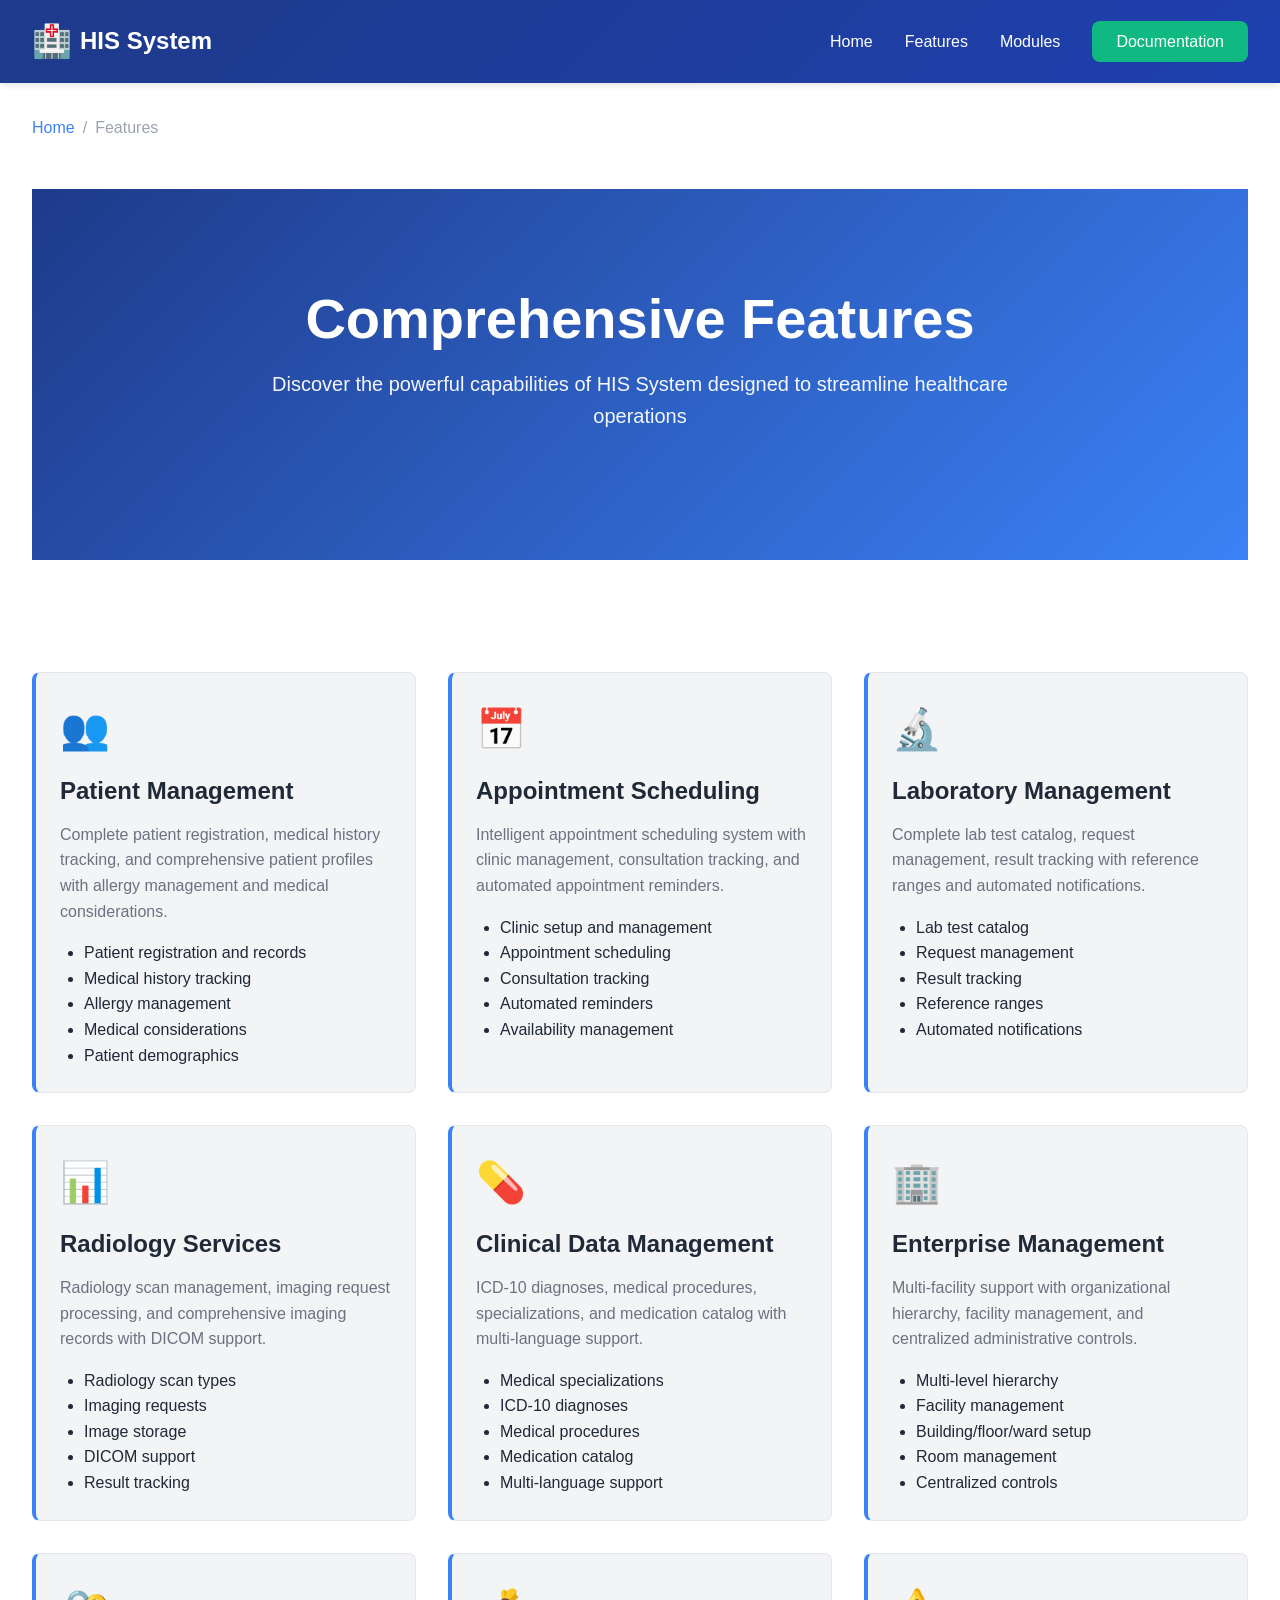
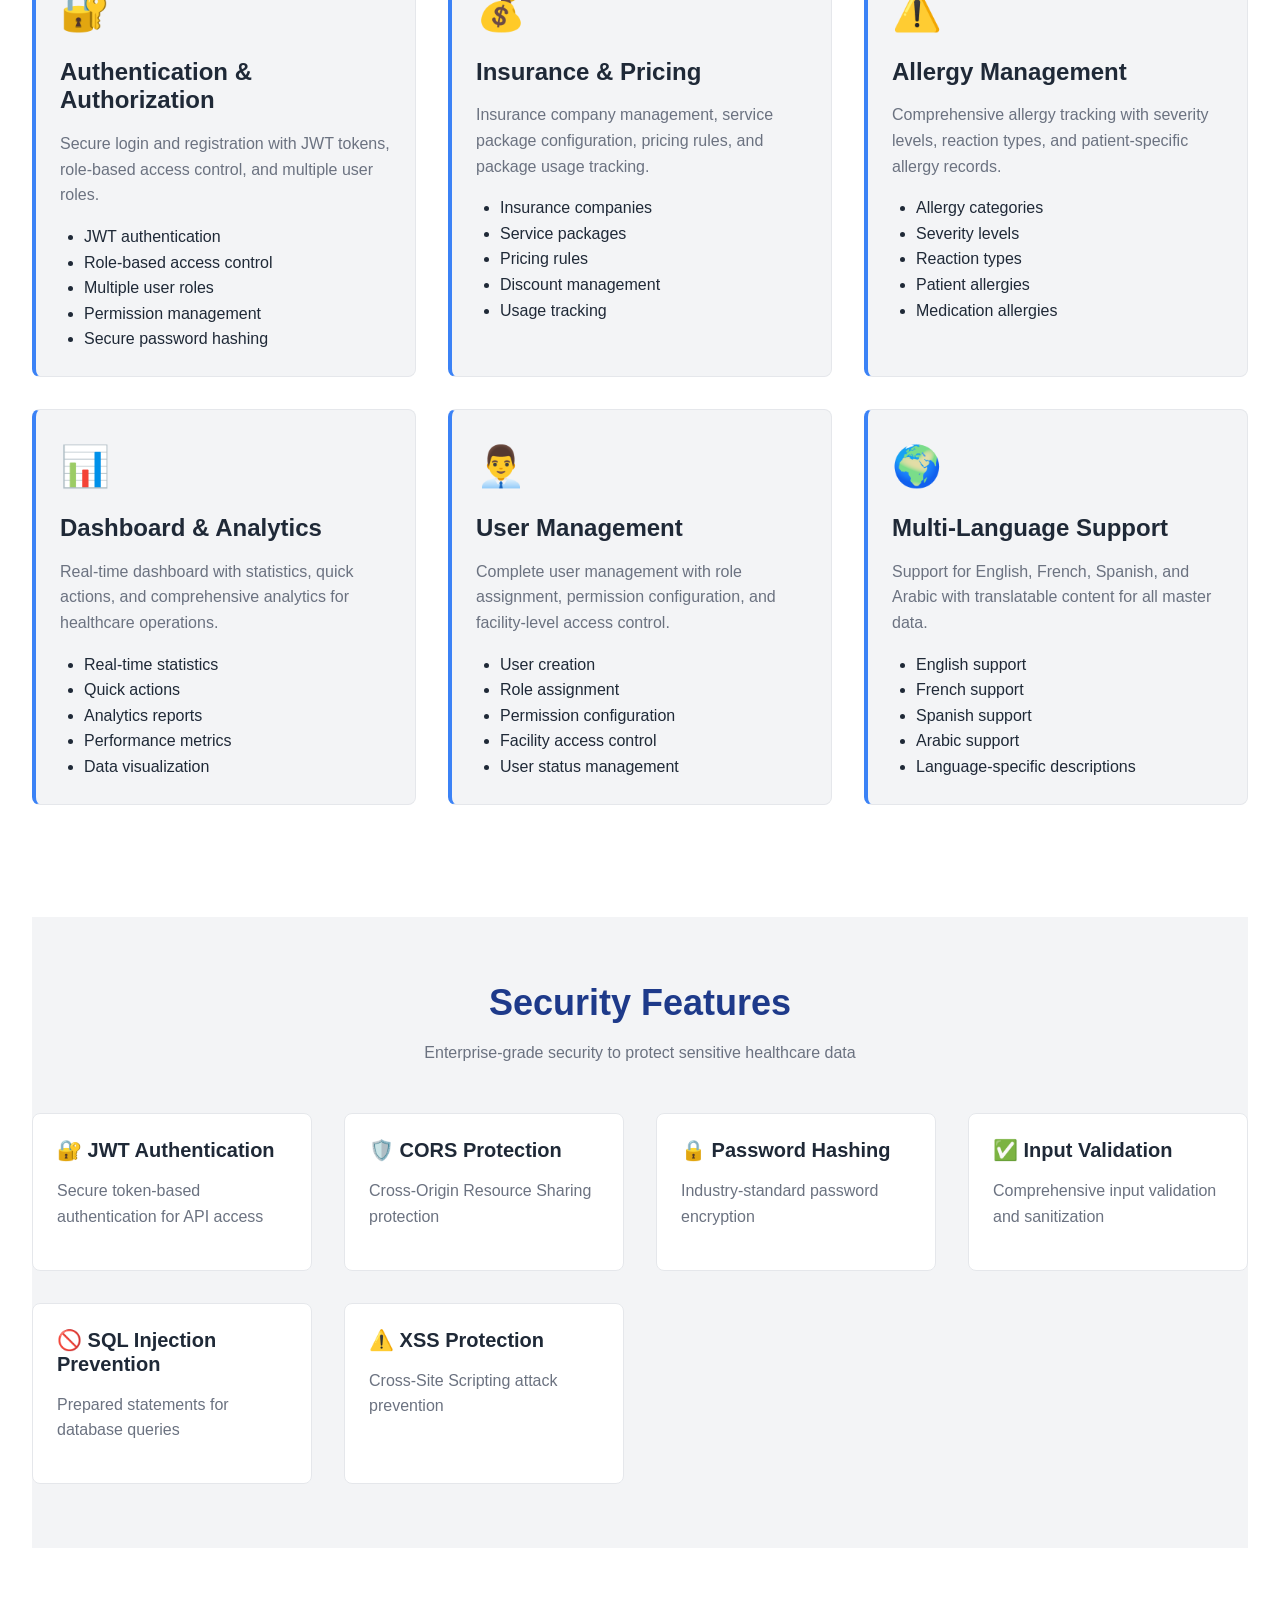
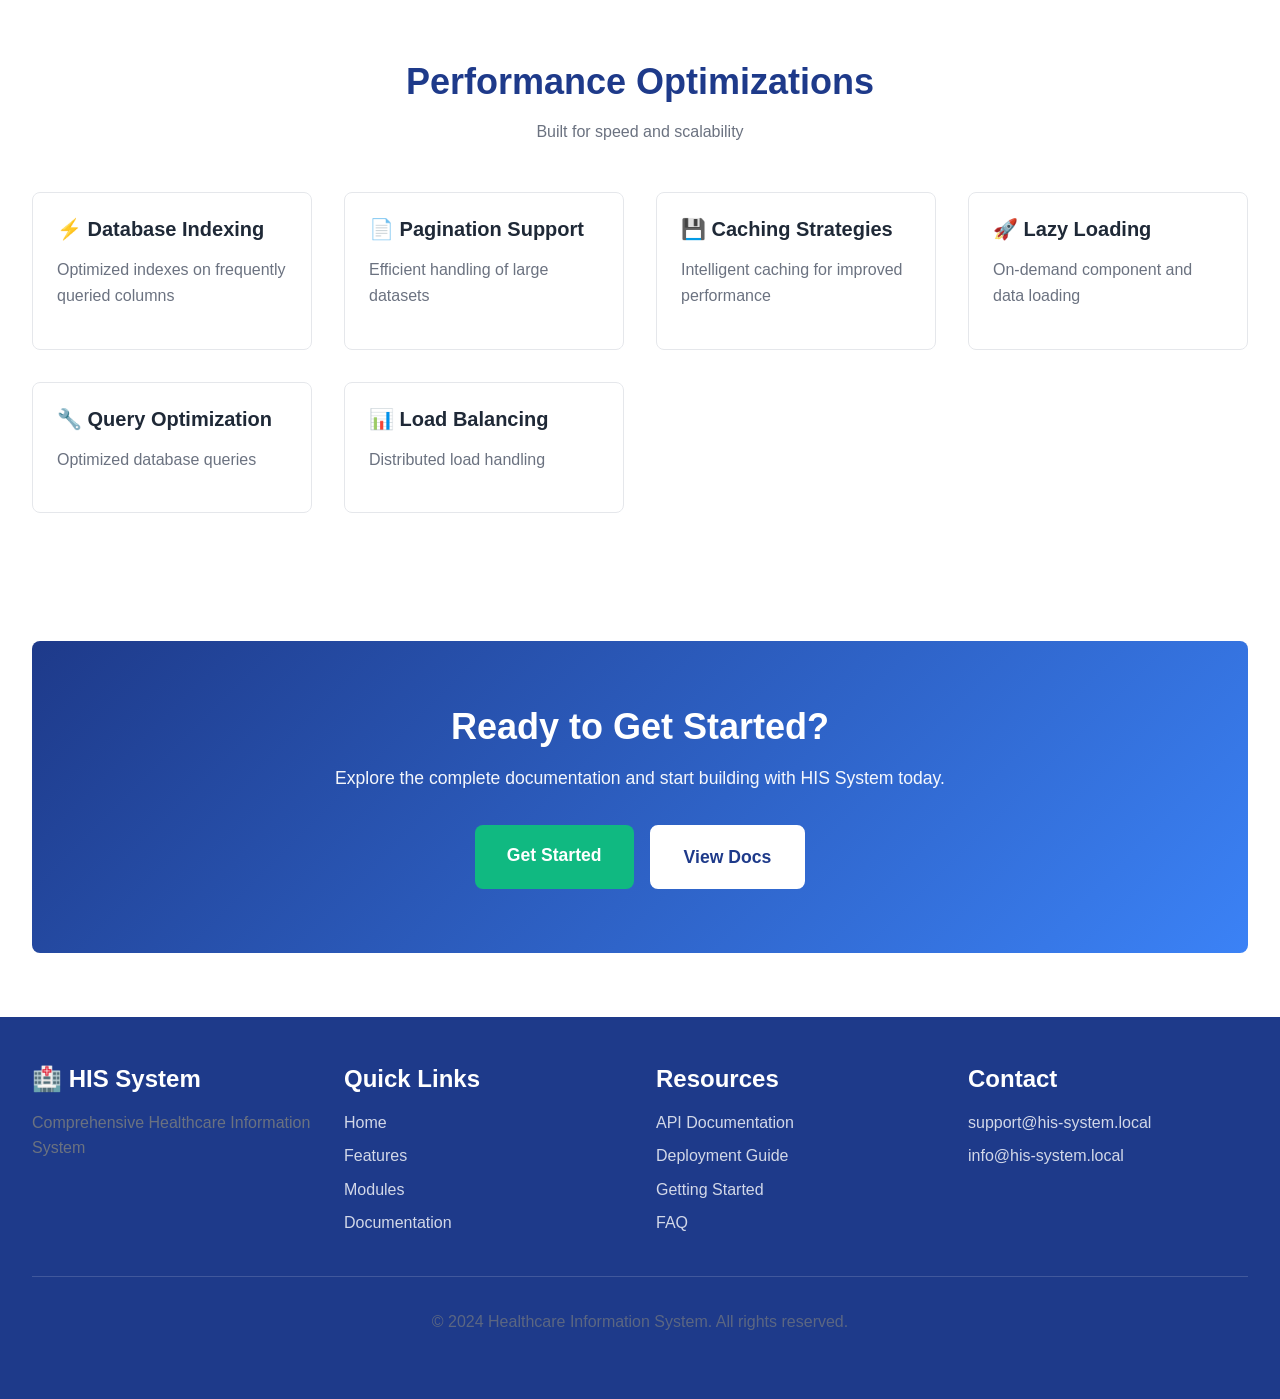
<file: pages/features.html>
<!DOCTYPE html>
<html lang="en">
<head>
    <meta charset="UTF-8">
    <meta name="viewport" content="width=device-width, initial-scale=1.0">
    <title>Features - HIS System</title>
    <link rel="stylesheet" href="../assets/css/style.css">
</head>
<body>
    <!-- Header & Navigation -->
    <header>
        <nav>
            <div class="logo">
                <span class="logo-icon">🏥</span>
                <span>HIS System</span>
            </div>
            <ul>
                <li><a href="../index.html">Home</a></li>
                <li><a href="#features">Features</a></li>
                <li><a href="modules.html">Modules</a></li>
                <li><a href="documentation.html" class="nav-cta">Documentation</a></li>
            </ul>
        </nav>
    </header>

    <main>
        <!-- Breadcrumb -->
        <div class="breadcrumb mt-4">
            <a href="../index.html">Home</a>
            <span>/</span>
            <span>Features</span>
        </div>

        <!-- Hero Section -->
        <section class="hero mt-5">
            <div class="hero-content">
                <h1>Comprehensive Features</h1>
                <p>Discover the powerful capabilities of HIS System designed to streamline healthcare operations</p>
            </div>
        </section>

        <!-- Features Grid -->
        <section id="features" class="mt-5">
            <div class="grid grid-2">
                <!-- Feature 1 -->
                <div class="card feature-card">
                    <div class="feature-icon">👥</div>
                    <h3>Patient Management</h3>
                    <p>Complete patient registration, medical history tracking, and comprehensive patient profiles with allergy management and medical considerations.</p>
                    <ul style="margin-top: 1rem; padding-left: 1.5rem;">
                        <li>Patient registration and records</li>
                        <li>Medical history tracking</li>
                        <li>Allergy management</li>
                        <li>Medical considerations</li>
                        <li>Patient demographics</li>
                    </ul>
                </div>

                <!-- Feature 2 -->
                <div class="card feature-card">
                    <div class="feature-icon">📅</div>
                    <h3>Appointment Scheduling</h3>
                    <p>Intelligent appointment scheduling system with clinic management, consultation tracking, and automated appointment reminders.</p>
                    <ul style="margin-top: 1rem; padding-left: 1.5rem;">
                        <li>Clinic setup and management</li>
                        <li>Appointment scheduling</li>
                        <li>Consultation tracking</li>
                        <li>Automated reminders</li>
                        <li>Availability management</li>
                    </ul>
                </div>

                <!-- Feature 3 -->
                <div class="card feature-card">
                    <div class="feature-icon">🔬</div>
                    <h3>Laboratory Management</h3>
                    <p>Complete lab test catalog, request management, result tracking with reference ranges and automated notifications.</p>
                    <ul style="margin-top: 1rem; padding-left: 1.5rem;">
                        <li>Lab test catalog</li>
                        <li>Request management</li>
                        <li>Result tracking</li>
                        <li>Reference ranges</li>
                        <li>Automated notifications</li>
                    </ul>
                </div>

                <!-- Feature 4 -->
                <div class="card feature-card">
                    <div class="feature-icon">📊</div>
                    <h3>Radiology Services</h3>
                    <p>Radiology scan management, imaging request processing, and comprehensive imaging records with DICOM support.</p>
                    <ul style="margin-top: 1rem; padding-left: 1.5rem;">
                        <li>Radiology scan types</li>
                        <li>Imaging requests</li>
                        <li>Image storage</li>
                        <li>DICOM support</li>
                        <li>Result tracking</li>
                    </ul>
                </div>

                <!-- Feature 5 -->
                <div class="card feature-card">
                    <div class="feature-icon">💊</div>
                    <h3>Clinical Data Management</h3>
                    <p>ICD-10 diagnoses, medical procedures, specializations, and medication catalog with multi-language support.</p>
                    <ul style="margin-top: 1rem; padding-left: 1.5rem;">
                        <li>Medical specializations</li>
                        <li>ICD-10 diagnoses</li>
                        <li>Medical procedures</li>
                        <li>Medication catalog</li>
                        <li>Multi-language support</li>
                    </ul>
                </div>

                <!-- Feature 6 -->
                <div class="card feature-card">
                    <div class="feature-icon">🏢</div>
                    <h3>Enterprise Management</h3>
                    <p>Multi-facility support with organizational hierarchy, facility management, and centralized administrative controls.</p>
                    <ul style="margin-top: 1rem; padding-left: 1.5rem;">
                        <li>Multi-level hierarchy</li>
                        <li>Facility management</li>
                        <li>Building/floor/ward setup</li>
                        <li>Room management</li>
                        <li>Centralized controls</li>
                    </ul>
                </div>

                <!-- Feature 7 -->
                <div class="card feature-card">
                    <div class="feature-icon">🔐</div>
                    <h3>Authentication & Authorization</h3>
                    <p>Secure login and registration with JWT tokens, role-based access control, and multiple user roles.</p>
                    <ul style="margin-top: 1rem; padding-left: 1.5rem;">
                        <li>JWT authentication</li>
                        <li>Role-based access control</li>
                        <li>Multiple user roles</li>
                        <li>Permission management</li>
                        <li>Secure password hashing</li>
                    </ul>
                </div>

                <!-- Feature 8 -->
                <div class="card feature-card">
                    <div class="feature-icon">💰</div>
                    <h3>Insurance & Pricing</h3>
                    <p>Insurance company management, service package configuration, pricing rules, and package usage tracking.</p>
                    <ul style="margin-top: 1rem; padding-left: 1.5rem;">
                        <li>Insurance companies</li>
                        <li>Service packages</li>
                        <li>Pricing rules</li>
                        <li>Discount management</li>
                        <li>Usage tracking</li>
                    </ul>
                </div>

                <!-- Feature 9 -->
                <div class="card feature-card">
                    <div class="feature-icon">⚠️</div>
                    <h3>Allergy Management</h3>
                    <p>Comprehensive allergy tracking with severity levels, reaction types, and patient-specific allergy records.</p>
                    <ul style="margin-top: 1rem; padding-left: 1.5rem;">
                        <li>Allergy categories</li>
                        <li>Severity levels</li>
                        <li>Reaction types</li>
                        <li>Patient allergies</li>
                        <li>Medication allergies</li>
                    </ul>
                </div>

                <!-- Feature 10 -->
                <div class="card feature-card">
                    <div class="feature-icon">📊</div>
                    <h3>Dashboard & Analytics</h3>
                    <p>Real-time dashboard with statistics, quick actions, and comprehensive analytics for healthcare operations.</p>
                    <ul style="margin-top: 1rem; padding-left: 1.5rem;">
                        <li>Real-time statistics</li>
                        <li>Quick actions</li>
                        <li>Analytics reports</li>
                        <li>Performance metrics</li>
                        <li>Data visualization</li>
                    </ul>
                </div>

                <!-- Feature 11 -->
                <div class="card feature-card">
                    <div class="feature-icon">👨‍💼</div>
                    <h3>User Management</h3>
                    <p>Complete user management with role assignment, permission configuration, and facility-level access control.</p>
                    <ul style="margin-top: 1rem; padding-left: 1.5rem;">
                        <li>User creation</li>
                        <li>Role assignment</li>
                        <li>Permission configuration</li>
                        <li>Facility access control</li>
                        <li>User status management</li>
                    </ul>
                </div>

                <!-- Feature 12 -->
                <div class="card feature-card">
                    <div class="feature-icon">🌍</div>
                    <h3>Multi-Language Support</h3>
                    <p>Support for English, French, Spanish, and Arabic with translatable content for all master data.</p>
                    <ul style="margin-top: 1rem; padding-left: 1.5rem;">
                        <li>English support</li>
                        <li>French support</li>
                        <li>Spanish support</li>
                        <li>Arabic support</li>
                        <li>Language-specific descriptions</li>
                    </ul>
                </div>
            </div>
        </section>

        <!-- Security Features -->
        <section class="mt-5">
            <div class="text-center mb-5">
                <h2>Security Features</h2>
                <p class="section-subtitle">Enterprise-grade security to protect sensitive healthcare data</p>
            </div>

            <div class="grid grid-3">
                <div class="card">
                    <h4>🔐 JWT Authentication</h4>
                    <p>Secure token-based authentication for API access</p>
                </div>

                <div class="card">
                    <h4>🛡️ CORS Protection</h4>
                    <p>Cross-Origin Resource Sharing protection</p>
                </div>

                <div class="card">
                    <h4>🔒 Password Hashing</h4>
                    <p>Industry-standard password encryption</p>
                </div>

                <div class="card">
                    <h4>✅ Input Validation</h4>
                    <p>Comprehensive input validation and sanitization</p>
                </div>

                <div class="card">
                    <h4>🚫 SQL Injection Prevention</h4>
                    <p>Prepared statements for database queries</p>
                </div>

                <div class="card">
                    <h4>⚠️ XSS Protection</h4>
                    <p>Cross-Site Scripting attack prevention</p>
                </div>
            </div>
        </section>

        <!-- Performance Features -->
        <section class="mt-5">
            <div class="text-center mb-5">
                <h2>Performance Optimizations</h2>
                <p class="section-subtitle">Built for speed and scalability</p>
            </div>

            <div class="grid grid-3">
                <div class="card">
                    <h4>⚡ Database Indexing</h4>
                    <p>Optimized indexes on frequently queried columns</p>
                </div>

                <div class="card">
                    <h4>📄 Pagination Support</h4>
                    <p>Efficient handling of large datasets</p>
                </div>

                <div class="card">
                    <h4>💾 Caching Strategies</h4>
                    <p>Intelligent caching for improved performance</p>
                </div>

                <div class="card">
                    <h4>🚀 Lazy Loading</h4>
                    <p>On-demand component and data loading</p>
                </div>

                <div class="card">
                    <h4>🔧 Query Optimization</h4>
                    <p>Optimized database queries</p>
                </div>

                <div class="card">
                    <h4>📊 Load Balancing</h4>
                    <p>Distributed load handling</p>
                </div>
            </div>
        </section>

        <!-- CTA Section -->
        <section style="background: linear-gradient(135deg, var(--primary-color) 0%, var(--secondary-color) 100%); color: white; padding: 4rem 2rem; border-radius: var(--radius-md); margin: 4rem 0; text-align: center;">
            <h2 style="color: white;">Ready to Get Started?</h2>
            <p style="color: rgba(255, 255, 255, 0.95); font-size: 1.1rem; margin-bottom: 2rem;">Explore the complete documentation and start building with HIS System today.</p>
            <div class="hero-buttons">
                <a href="getting-started.html" class="btn btn-primary btn-large">Get Started</a>
                <a href="documentation.html" class="btn btn-secondary btn-large">View Docs</a>
            </div>
        </section>
    </main>

    <!-- Footer -->
    <footer>
        <div class="footer-content">
            <div class="footer-section">
                <h3>🏥 HIS System</h3>
                <p>Comprehensive Healthcare Information System</p>
            </div>

            <div class="footer-section">
                <h3>Quick Links</h3>
                <ul>
                    <li><a href="../index.html">Home</a></li>
                    <li><a href="features.html">Features</a></li>
                    <li><a href="modules.html">Modules</a></li>
                    <li><a href="documentation.html">Documentation</a></li>
                </ul>
            </div>

            <div class="footer-section">
                <h3>Resources</h3>
                <ul>
                    <li><a href="api.html">API Documentation</a></li>
                    <li><a href="deployment.html">Deployment Guide</a></li>
                    <li><a href="getting-started.html">Getting Started</a></li>
                    <li><a href="faq.html">FAQ</a></li>
                </ul>
            </div>

            <div class="footer-section">
                <h3>Contact</h3>
                <ul>
                    <li><a href="mailto:support@his-system.local">support@his-system.local</a></li>
                    <li><a href="mailto:info@his-system.local">info@his-system.local</a></li>
                </ul>
            </div>
        </div>

        <div class="footer-bottom">
            <p>&copy; 2024 Healthcare Information System. All rights reserved.</p>
        </div>
    </footer>

    <script src="../assets/js/main.js"></script>
</body>
</html>
</file>
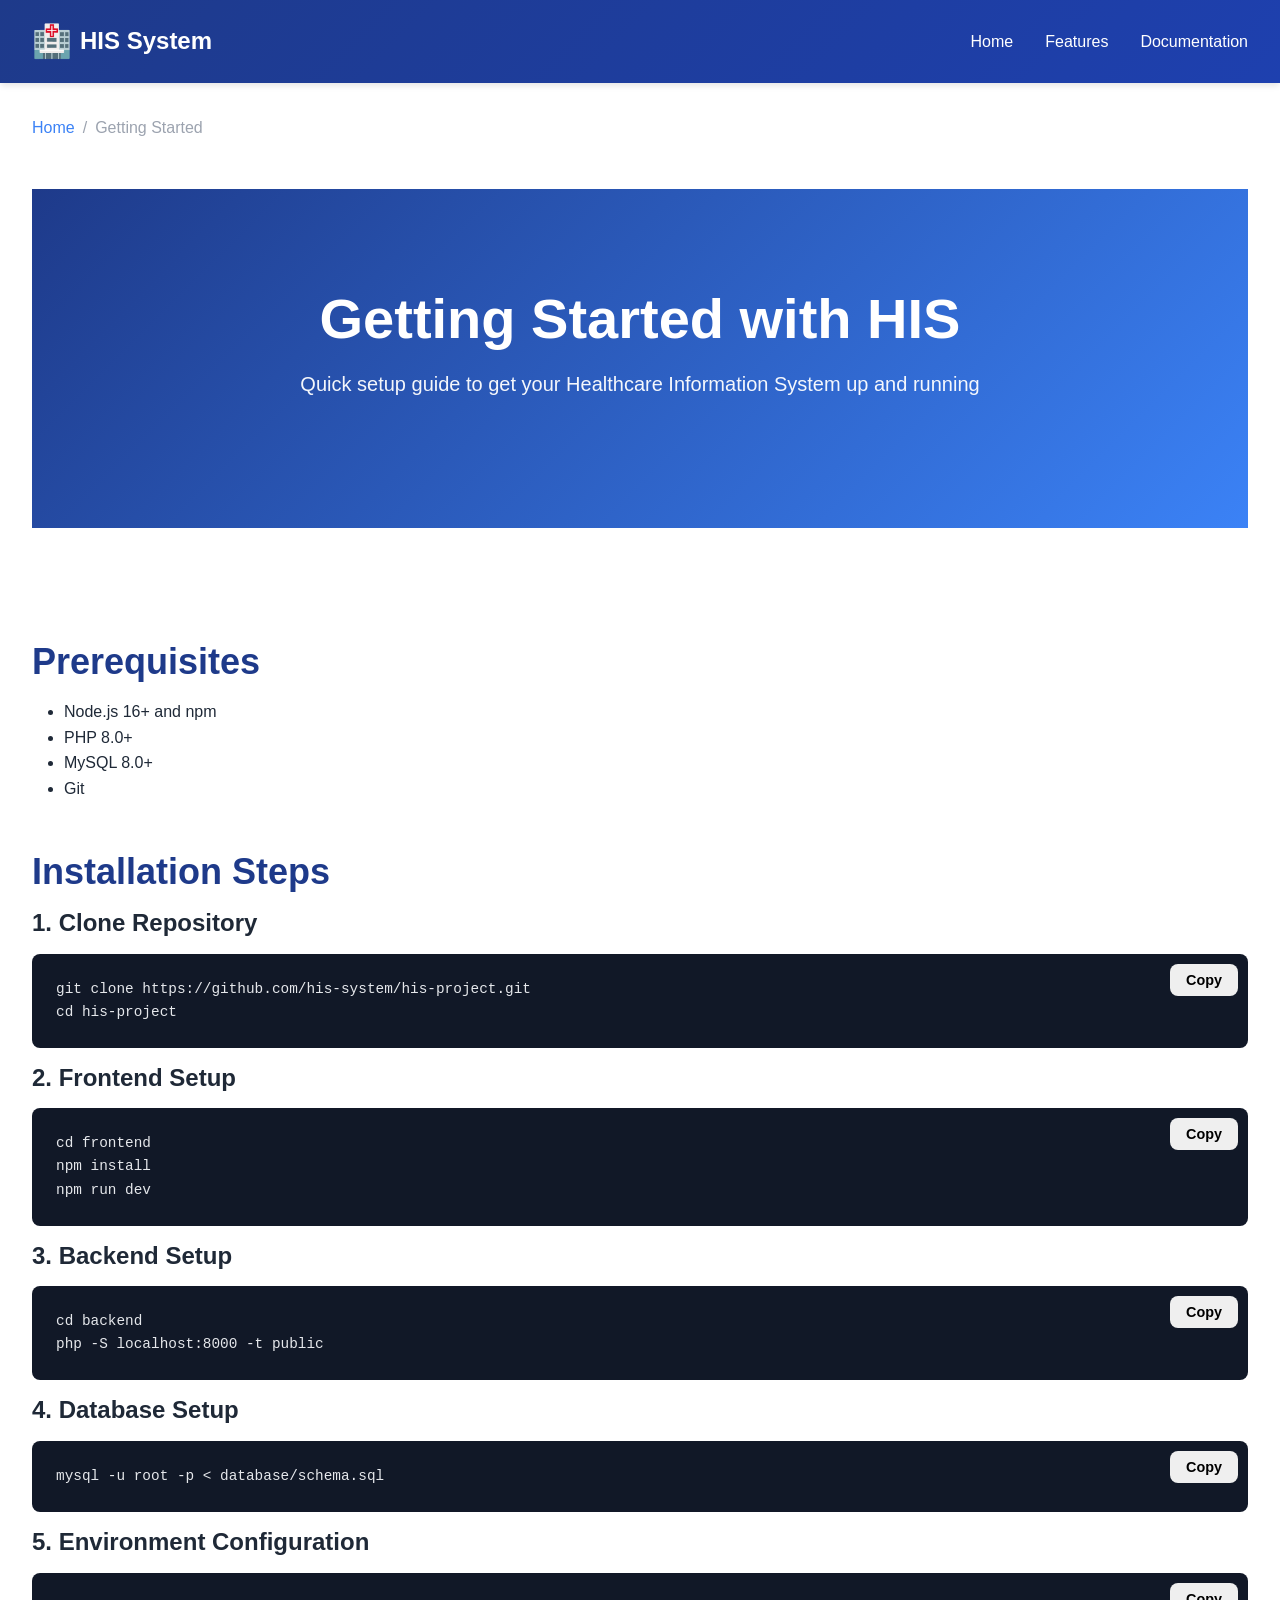
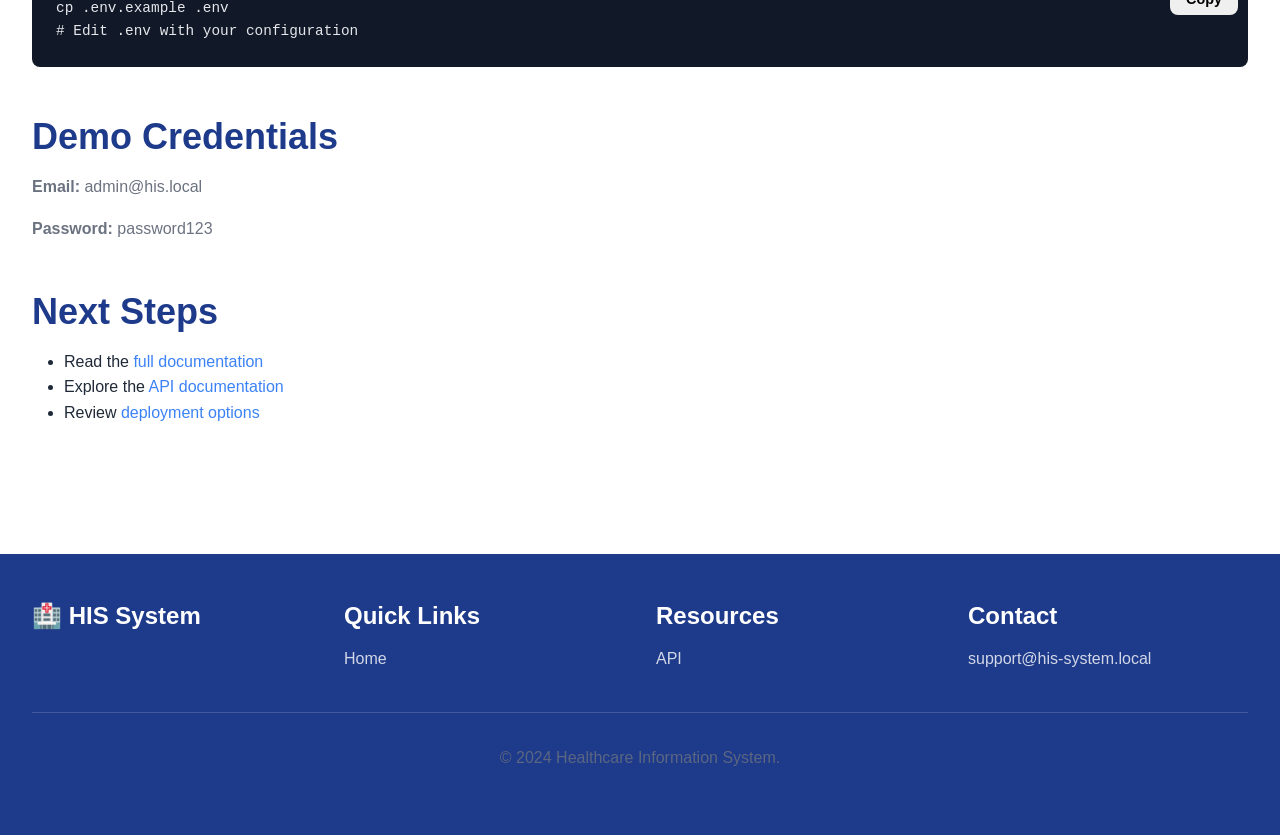
<file: pages/getting-started.html>
<!DOCTYPE html>
<html lang="en">
<head>
    <meta charset="UTF-8">
    <meta name="viewport" content="width=device-width, initial-scale=1.0">
    <title>Getting Started - HIS System</title>
    <link rel="stylesheet" href="../assets/css/style.css">
</head>
<body>
    <header>
        <nav>
            <div class="logo"><span class="logo-icon">🏥</span><span>HIS System</span></div>
            <ul>
                <li><a href="../index.html">Home</a></li>
                <li><a href="features.html">Features</a></li>
                <li><a href="documentation.html">Documentation</a></li>
            </ul>
        </nav>
    </header>

    <main>
        <div class="breadcrumb mt-4">
            <a href="../index.html">Home</a><span>/</span><span>Getting Started</span>
        </div>

        <section class="hero mt-5">
            <div class="hero-content">
                <h1>Getting Started with HIS</h1>
                <p>Quick setup guide to get your Healthcare Information System up and running</p>
            </div>
        </section>

        <section class="mt-5">
            <h2>Prerequisites</h2>
            <ul style="padding-left: 2rem;">
                <li>Node.js 16+ and npm</li>
                <li>PHP 8.0+</li>
                <li>MySQL 8.0+</li>
                <li>Git</li>
            </ul>

            <h2 class="mt-5">Installation Steps</h2>
            
            <h3>1. Clone Repository</h3>
            <pre><code>git clone https://github.com/his-system/his-project.git
cd his-project</code></pre>

            <h3>2. Frontend Setup</h3>
            <pre><code>cd frontend
npm install
npm run dev</code></pre>

            <h3>3. Backend Setup</h3>
            <pre><code>cd backend
php -S localhost:8000 -t public</code></pre>

            <h3>4. Database Setup</h3>
            <pre><code>mysql -u root -p < database/schema.sql</code></pre>

            <h3>5. Environment Configuration</h3>
            <pre><code>cp .env.example .env
# Edit .env with your configuration</code></pre>

            <h2 class="mt-5">Demo Credentials</h2>
            <p><strong>Email:</strong> admin@his.local</p>
            <p><strong>Password:</strong> password123</p>

            <h2 class="mt-5">Next Steps</h2>
            <ul style="padding-left: 2rem;">
                <li>Read the <a href="documentation.html">full documentation</a></li>
                <li>Explore the <a href="api.html">API documentation</a></li>
                <li>Review <a href="deployment.html">deployment options</a></li>
            </ul>
        </section>
    </main>

    <footer>
        <div class="footer-content">
            <div class="footer-section"><h3>🏥 HIS System</h3></div>
            <div class="footer-section"><h3>Quick Links</h3><ul><li><a href="../index.html">Home</a></li></ul></div>
            <div class="footer-section"><h3>Resources</h3><ul><li><a href="api.html">API</a></li></ul></div>
            <div class="footer-section"><h3>Contact</h3><ul><li><a href="mailto:support@his-system.local">support@his-system.local</a></li></ul></div>
        </div>
        <div class="footer-bottom"><p>&copy; 2024 Healthcare Information System.</p></div>
    </footer>

    <script src="../assets/js/main.js"></script>
</body>
</html>
</file>
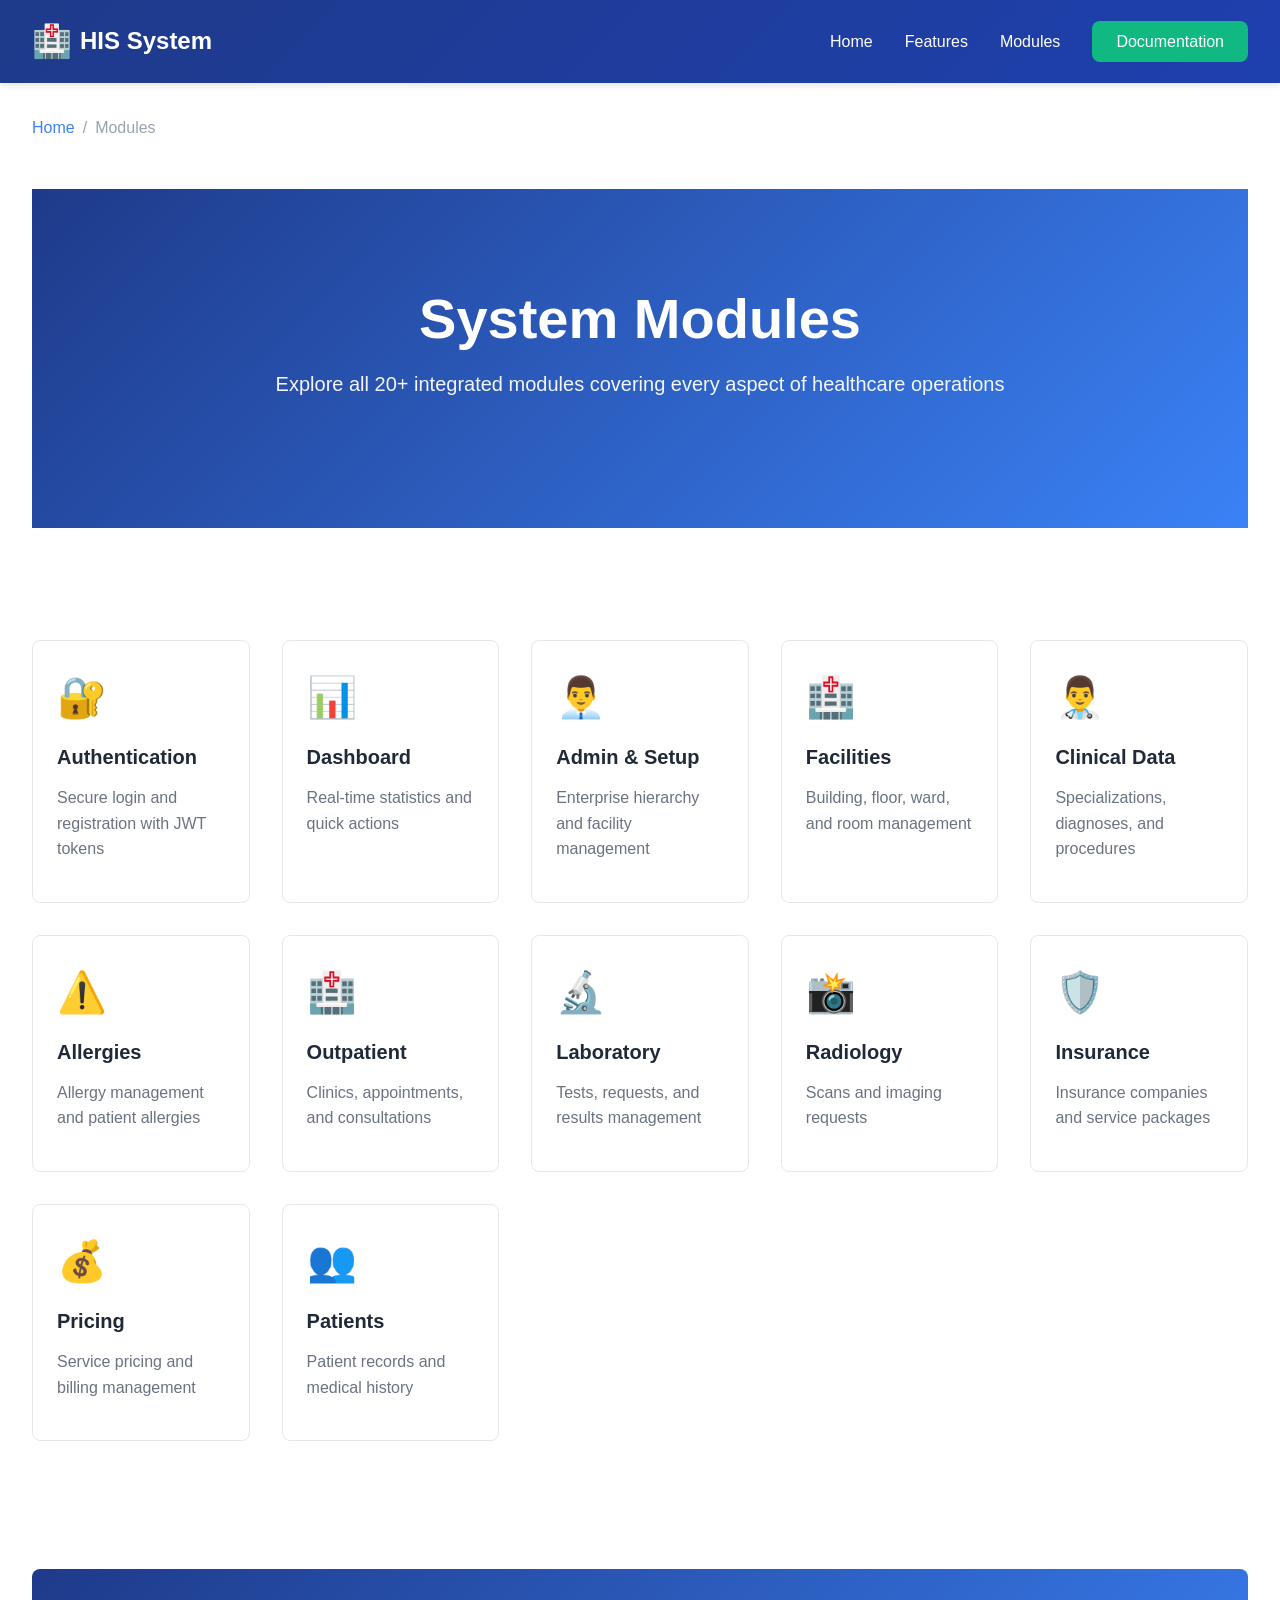
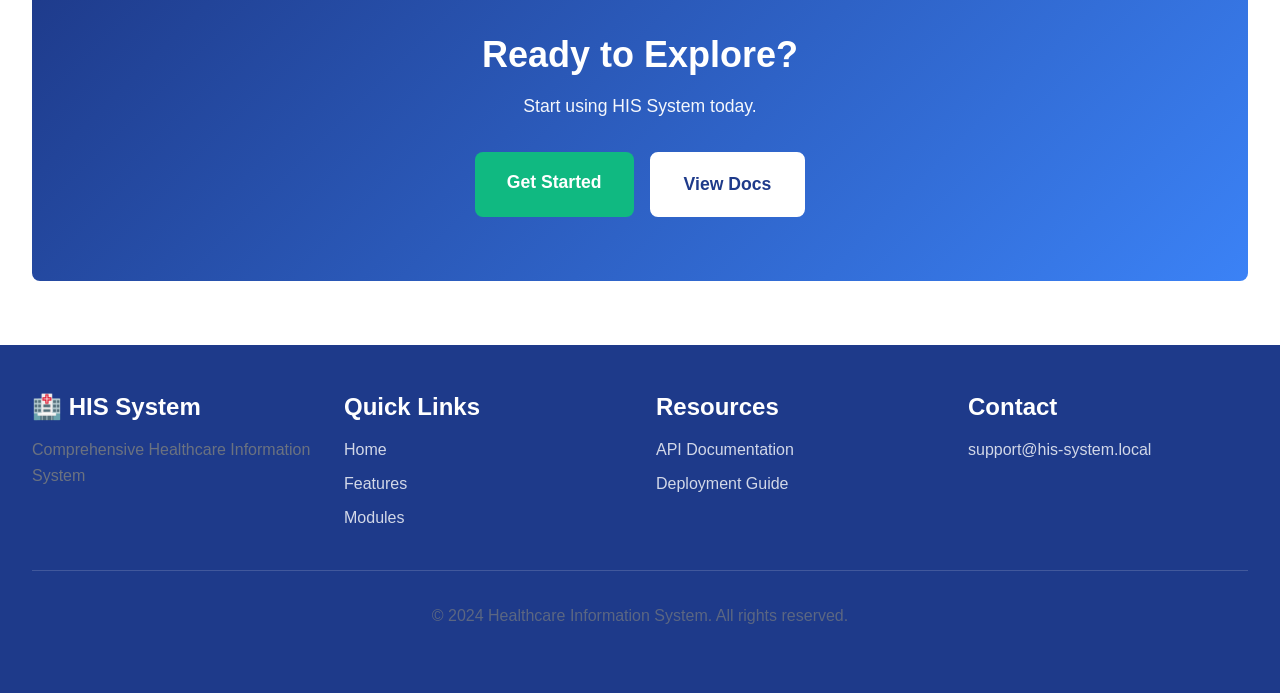
<file: pages/modules.html>
<!DOCTYPE html>
<html lang="en">
<head>
    <meta charset="UTF-8">
    <meta name="viewport" content="width=device-width, initial-scale=1.0">
    <title>Modules - HIS System</title>
    <link rel="stylesheet" href="../assets/css/style.css">
</head>
<body>
    <header>
        <nav>
            <div class="logo"><span class="logo-icon">🏥</span><span>HIS System</span></div>
            <ul>
                <li><a href="../index.html">Home</a></li>
                <li><a href="features.html">Features</a></li>
                <li><a href="#modules">Modules</a></li>
                <li><a href="documentation.html" class="nav-cta">Documentation</a></li>
            </ul>
        </nav>
    </header>

    <main>
        <div class="breadcrumb mt-4">
            <a href="../index.html">Home</a><span>/</span><span>Modules</span>
        </div>

        <section class="hero mt-5">
            <div class="hero-content">
                <h1>System Modules</h1>
                <p>Explore all 20+ integrated modules covering every aspect of healthcare operations</p>
            </div>
        </section>

        <section id="modules" class="mt-5">
            <div class="grid grid-4">
                <div class="card"><div class="feature-icon">🔐</div><h4>Authentication</h4><p>Secure login and registration with JWT tokens</p></div>
                <div class="card"><div class="feature-icon">📊</div><h4>Dashboard</h4><p>Real-time statistics and quick actions</p></div>
                <div class="card"><div class="feature-icon">👨‍💼</div><h4>Admin & Setup</h4><p>Enterprise hierarchy and facility management</p></div>
                <div class="card"><div class="feature-icon">🏥</div><h4>Facilities</h4><p>Building, floor, ward, and room management</p></div>
                <div class="card"><div class="feature-icon">👨‍⚕️</div><h4>Clinical Data</h4><p>Specializations, diagnoses, and procedures</p></div>
                <div class="card"><div class="feature-icon">⚠️</div><h4>Allergies</h4><p>Allergy management and patient allergies</p></div>
                <div class="card"><div class="feature-icon">🏥</div><h4>Outpatient</h4><p>Clinics, appointments, and consultations</p></div>
                <div class="card"><div class="feature-icon">🔬</div><h4>Laboratory</h4><p>Tests, requests, and results management</p></div>
                <div class="card"><div class="feature-icon">📸</div><h4>Radiology</h4><p>Scans and imaging requests</p></div>
                <div class="card"><div class="feature-icon">🛡️</div><h4>Insurance</h4><p>Insurance companies and service packages</p></div>
                <div class="card"><div class="feature-icon">💰</div><h4>Pricing</h4><p>Service pricing and billing management</p></div>
                <div class="card"><div class="feature-icon">👥</div><h4>Patients</h4><p>Patient records and medical history</p></div>
            </div>
        </section>

        <section style="background: linear-gradient(135deg, var(--primary-color) 0%, var(--secondary-color) 100%); color: white; padding: 4rem 2rem; border-radius: var(--radius-md); margin: 4rem 0; text-align: center;">
            <h2 style="color: white;">Ready to Explore?</h2>
            <p style="color: rgba(255, 255, 255, 0.95); font-size: 1.1rem; margin-bottom: 2rem;">Start using HIS System today.</p>
            <div class="hero-buttons">
                <a href="getting-started.html" class="btn btn-primary btn-large">Get Started</a>
                <a href="documentation.html" class="btn btn-secondary btn-large">View Docs</a>
            </div>
        </section>
    </main>

    <footer>
        <div class="footer-content">
            <div class="footer-section"><h3>🏥 HIS System</h3><p>Comprehensive Healthcare Information System</p></div>
            <div class="footer-section"><h3>Quick Links</h3><ul><li><a href="../index.html">Home</a></li><li><a href="features.html">Features</a></li><li><a href="modules.html">Modules</a></li></ul></div>
            <div class="footer-section"><h3>Resources</h3><ul><li><a href="api.html">API Documentation</a></li><li><a href="deployment.html">Deployment Guide</a></li></ul></div>
            <div class="footer-section"><h3>Contact</h3><ul><li><a href="mailto:support@his-system.local">support@his-system.local</a></li></ul></div>
        </div>
        <div class="footer-bottom"><p>&copy; 2024 Healthcare Information System. All rights reserved.</p></div>
    </footer>

    <script src="../assets/js/main.js"></script>
</body>
</html>
</file>
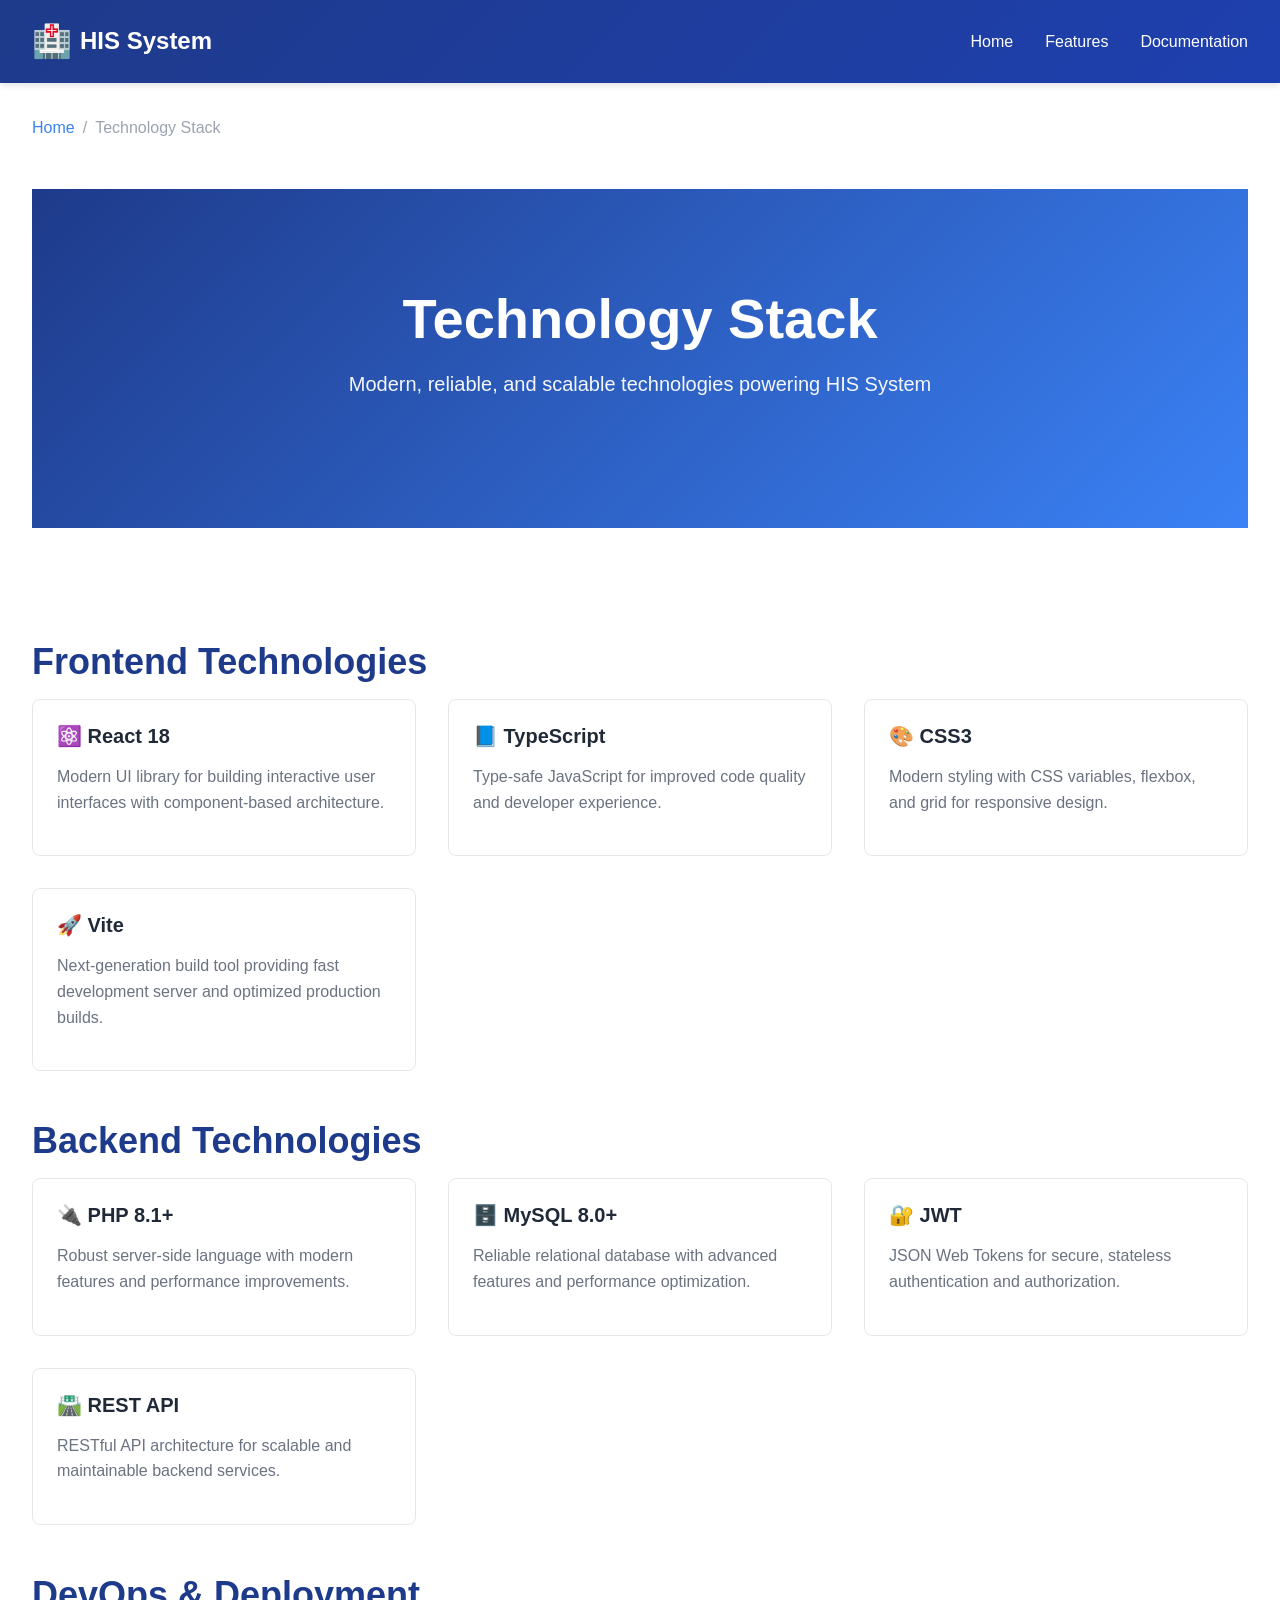
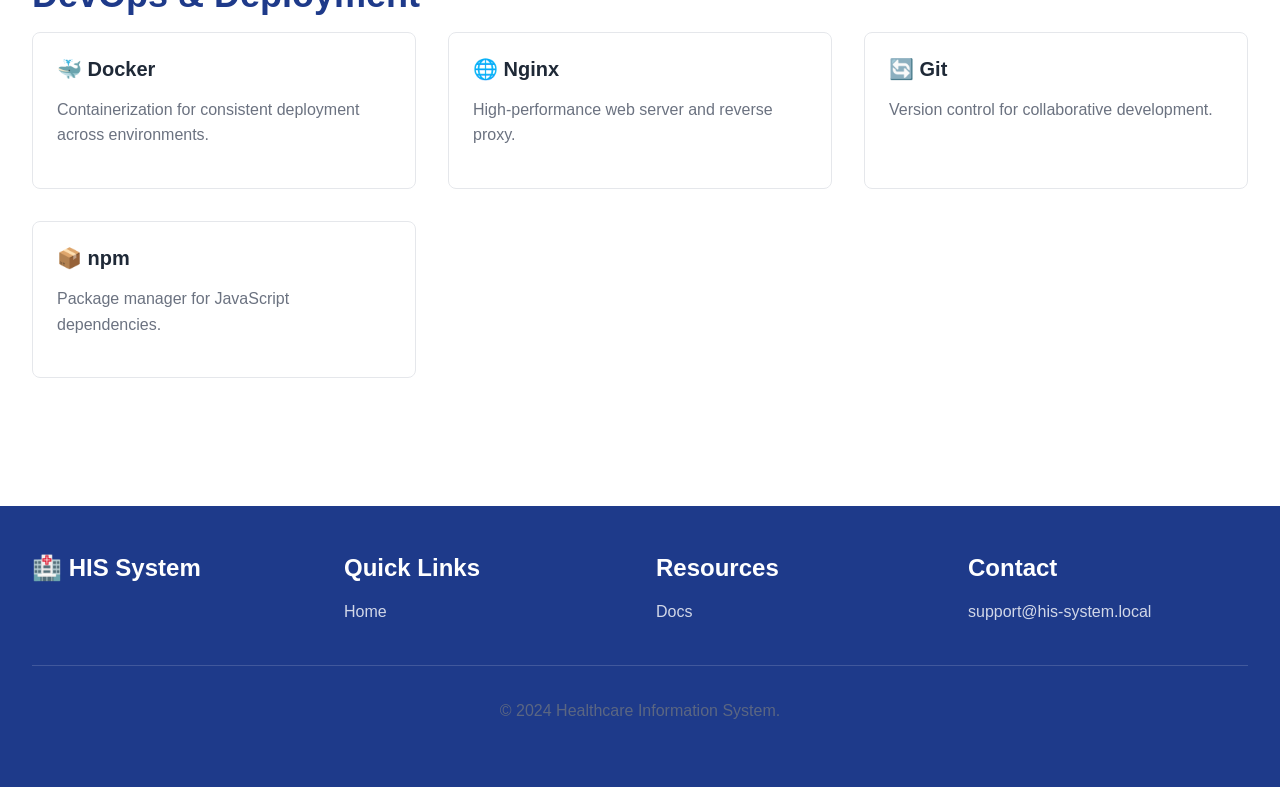
<file: pages/technology.html>
<!DOCTYPE html>
<html lang="en">
<head>
    <meta charset="UTF-8">
    <meta name="viewport" content="width=device-width, initial-scale=1.0">
    <title>Technology Stack - HIS System</title>
    <link rel="stylesheet" href="../assets/css/style.css">
</head>
<body>
    <header>
        <nav>
            <div class="logo"><span class="logo-icon">🏥</span><span>HIS System</span></div>
            <ul>
                <li><a href="../index.html">Home</a></li>
                <li><a href="features.html">Features</a></li>
                <li><a href="documentation.html">Documentation</a></li>
            </ul>
        </nav>
    </header>

    <main>
        <div class="breadcrumb mt-4">
            <a href="../index.html">Home</a><span>/</span><span>Technology Stack</span>
        </div>

        <section class="hero mt-5">
            <div class="hero-content">
                <h1>Technology Stack</h1>
                <p>Modern, reliable, and scalable technologies powering HIS System</p>
            </div>
        </section>

        <section class="mt-5">
            <h2>Frontend Technologies</h2>
            <div class="grid grid-2">
                <div class="card">
                    <h4>⚛️ React 18</h4>
                    <p>Modern UI library for building interactive user interfaces with component-based architecture.</p>
                </div>
                <div class="card">
                    <h4>📘 TypeScript</h4>
                    <p>Type-safe JavaScript for improved code quality and developer experience.</p>
                </div>
                <div class="card">
                    <h4>🎨 CSS3</h4>
                    <p>Modern styling with CSS variables, flexbox, and grid for responsive design.</p>
                </div>
                <div class="card">
                    <h4>🚀 Vite</h4>
                    <p>Next-generation build tool providing fast development server and optimized production builds.</p>
                </div>
            </div>

            <h2 class="mt-5">Backend Technologies</h2>
            <div class="grid grid-2">
                <div class="card">
                    <h4>🔌 PHP 8.1+</h4>
                    <p>Robust server-side language with modern features and performance improvements.</p>
                </div>
                <div class="card">
                    <h4>🗄️ MySQL 8.0+</h4>
                    <p>Reliable relational database with advanced features and performance optimization.</p>
                </div>
                <div class="card">
                    <h4>🔐 JWT</h4>
                    <p>JSON Web Tokens for secure, stateless authentication and authorization.</p>
                </div>
                <div class="card">
                    <h4>🛣️ REST API</h4>
                    <p>RESTful API architecture for scalable and maintainable backend services.</p>
                </div>
            </div>

            <h2 class="mt-5">DevOps & Deployment</h2>
            <div class="grid grid-2">
                <div class="card">
                    <h4>🐳 Docker</h4>
                    <p>Containerization for consistent deployment across environments.</p>
                </div>
                <div class="card">
                    <h4>🌐 Nginx</h4>
                    <p>High-performance web server and reverse proxy.</p>
                </div>
                <div class="card">
                    <h4>🔄 Git</h4>
                    <p>Version control for collaborative development.</p>
                </div>
                <div class="card">
                    <h4>📦 npm</h4>
                    <p>Package manager for JavaScript dependencies.</p>
                </div>
            </div>
        </section>
    </main>

    <footer>
        <div class="footer-content">
            <div class="footer-section"><h3>🏥 HIS System</h3></div>
            <div class="footer-section"><h3>Quick Links</h3><ul><li><a href="../index.html">Home</a></li></ul></div>
            <div class="footer-section"><h3>Resources</h3><ul><li><a href="documentation.html">Docs</a></li></ul></div>
            <div class="footer-section"><h3>Contact</h3><ul><li><a href="mailto:support@his-system.local">support@his-system.local</a></li></ul></div>
        </div>
        <div class="footer-bottom"><p>&copy; 2024 Healthcare Information System.</p></div>
    </footer>

    <script src="../assets/js/main.js"></script>
</body>
</html>
</file>
<file: assets/css/style.css>
/* ============================================
   HIS System - Global Styles
   ============================================ */

:root {
    --primary-color: #1e3a8a;
    --primary-dark: #1e40af;
    --secondary-color: #3b82f6;
    --accent-color: #10b981;
    --danger-color: #ef4444;
    --warning-color: #f59e0b;
    --info-color: #0ea5e9;
    
    --text-primary: #1f2937;
    --text-secondary: #6b7280;
    --text-light: #9ca3af;
    
    --bg-white: #ffffff;
    --bg-light: #f9fafb;
    --bg-lighter: #f3f4f6;
    --bg-dark: #111827;
    
    --border-color: #e5e7eb;
    --border-light: #f3f4f6;
    
    --shadow-sm: 0 1px 2px 0 rgba(0, 0, 0, 0.05);
    --shadow-md: 0 4px 6px -1px rgba(0, 0, 0, 0.1);
    --shadow-lg: 0 10px 15px -3px rgba(0, 0, 0, 0.1);
    --shadow-xl: 0 20px 25px -5px rgba(0, 0, 0, 0.1);
    
    --radius-sm: 0.375rem;
    --radius-md: 0.5rem;
    --radius-lg: 0.75rem;
    --radius-xl: 1rem;
    
    --transition: all 0.3s ease;
}

* {
    margin: 0;
    padding: 0;
    box-sizing: border-box;
}

html {
    scroll-behavior: smooth;
}

body {
    font-family: -apple-system, BlinkMacSystemFont, 'Segoe UI', Roboto, 'Helvetica Neue', Arial, sans-serif;
    color: var(--text-primary);
    background-color: var(--bg-white);
    line-height: 1.6;
}

/* ============================================
   Typography
   ============================================ */

h1, h2, h3, h4, h5, h6 {
    font-weight: 700;
    line-height: 1.2;
    margin-bottom: 1rem;
}

h1 {
    font-size: 3rem;
}

h2 {
    font-size: 2.25rem;
    color: var(--primary-color);
}

h3 {
    font-size: 1.5rem;
}

h4 {
    font-size: 1.25rem;
}

h5 {
    font-size: 1.1rem;
}

h6 {
    font-size: 1rem;
}

p {
    margin-bottom: 1rem;
    color: var(--text-secondary);
}

a {
    color: var(--secondary-color);
    text-decoration: none;
    transition: var(--transition);
}

a:hover {
    color: var(--primary-color);
}

/* ============================================
   Header & Navigation
   ============================================ */

header {
    background: linear-gradient(135deg, var(--primary-color) 0%, var(--primary-dark) 100%);
    color: white;
    padding: 1rem 2rem;
    position: sticky;
    top: 0;
    z-index: 1000;
    box-shadow: var(--shadow-md);
}

nav {
    max-width: 1400px;
    margin: 0 auto;
    display: flex;
    justify-content: space-between;
    align-items: center;
}

.logo {
    font-size: 1.5rem;
    font-weight: 700;
    display: flex;
    align-items: center;
    gap: 0.5rem;
}

.logo-icon {
    font-size: 2rem;
}

nav ul {
    display: flex;
    list-style: none;
    gap: 2rem;
    align-items: center;
}

nav a {
    color: white;
    font-weight: 500;
    transition: var(--transition);
}

nav a:hover,
nav a.active {
    opacity: 0.8;
    border-bottom: 2px solid var(--accent-color);
}

.nav-cta {
    background-color: var(--accent-color);
    padding: 0.75rem 1.5rem;
    border-radius: var(--radius-md);
    transition: var(--transition);
}

.nav-cta:hover {
    background-color: #059669;
    transform: translateY(-2px);
}

/* ============================================
   Main Layout
   ============================================ */

main {
    max-width: 1400px;
    margin: 0 auto;
    padding: 0 2rem;
}

section {
    padding: 4rem 0;
}

section:nth-child(even) {
    background-color: var(--bg-lighter);
}

.container {
    max-width: 1200px;
    margin: 0 auto;
}

/* ============================================
   Hero Section
   ============================================ */

.hero {
    background: linear-gradient(135deg, var(--primary-color) 0%, var(--secondary-color) 100%);
    color: white;
    padding: 6rem 2rem;
    text-align: center;
}

.hero-content {
    max-width: 800px;
    margin: 0 auto;
}

.hero h1 {
    color: white;
    margin-bottom: 1rem;
    font-size: 3.5rem;
}

.hero p {
    color: rgba(255, 255, 255, 0.95);
    font-size: 1.25rem;
    margin-bottom: 2rem;
}

.hero-buttons {
    display: flex;
    gap: 1rem;
    justify-content: center;
    flex-wrap: wrap;
}

/* ============================================
   Buttons
   ============================================ */

.btn {
    padding: 0.75rem 1.5rem;
    border-radius: var(--radius-md);
    border: none;
    font-size: 1rem;
    font-weight: 600;
    cursor: pointer;
    transition: var(--transition);
    text-decoration: none;
    display: inline-block;
    text-align: center;
}

.btn-primary {
    background-color: var(--accent-color);
    color: white;
}

.btn-primary:hover {
    background-color: #059669;
    transform: translateY(-2px);
    box-shadow: var(--shadow-lg);
}

.btn-secondary {
    background-color: white;
    color: var(--primary-color);
    border: 2px solid white;
}

.btn-secondary:hover {
    background-color: transparent;
    color: white;
}

.btn-outline {
    background-color: transparent;
    color: var(--secondary-color);
    border: 2px solid var(--secondary-color);
}

.btn-outline:hover {
    background-color: var(--secondary-color);
    color: white;
}

.btn-small {
    padding: 0.5rem 1rem;
    font-size: 0.9rem;
}

.btn-large {
    padding: 1rem 2rem;
    font-size: 1.1rem;
}

/* ============================================
   Cards
   ============================================ */

.card {
    background-color: var(--bg-white);
    border: 1px solid var(--border-color);
    border-radius: var(--radius-md);
    padding: 1.5rem;
    transition: var(--transition);
}

.card:hover {
    transform: translateY(-4px);
    box-shadow: var(--shadow-lg);
}

.card-header {
    margin-bottom: 1rem;
}

.card-body {
    margin-bottom: 1rem;
}

.card-footer {
    padding-top: 1rem;
    border-top: 1px solid var(--border-color);
}

.feature-card {
    background-color: var(--bg-lighter);
    border-left: 4px solid var(--secondary-color);
}

.feature-card:hover {
    border-color: var(--accent-color);
}

.feature-icon {
    font-size: 2.5rem;
    margin-bottom: 1rem;
}

/* ============================================
   Grid Layouts
   ============================================ */

.grid {
    display: grid;
    gap: 2rem;
}

.grid-2 {
    grid-template-columns: repeat(auto-fit, minmax(300px, 1fr));
}

.grid-3 {
    grid-template-columns: repeat(auto-fit, minmax(250px, 1fr));
}

.grid-4 {
    grid-template-columns: repeat(auto-fit, minmax(200px, 1fr));
}

/* ============================================
   Stats Section
   ============================================ */

.stat-box {
    background: linear-gradient(135deg, var(--secondary-color) 0%, var(--primary-color) 100%);
    color: white;
    padding: 2rem;
    border-radius: var(--radius-md);
    text-align: center;
}

.stat-number {
    font-size: 2.5rem;
    font-weight: 700;
    margin-bottom: 0.5rem;
}

.stat-label {
    font-size: 0.95rem;
    opacity: 0.9;
}

/* ============================================
   Code Block
   ============================================ */

code {
    background-color: var(--bg-lighter);
    padding: 0.25rem 0.5rem;
    border-radius: var(--radius-sm);
    font-family: 'Courier New', monospace;
    font-size: 0.9rem;
}

pre {
    background-color: var(--bg-dark);
    color: #e5e7eb;
    padding: 1.5rem;
    border-radius: var(--radius-md);
    overflow-x: auto;
    margin-bottom: 1rem;
}

pre code {
    background-color: transparent;
    padding: 0;
    color: inherit;
}

/* ============================================
   Tables
   ============================================ */

table {
    width: 100%;
    border-collapse: collapse;
    margin-bottom: 1rem;
}

th {
    background-color: var(--bg-lighter);
    padding: 1rem;
    text-align: left;
    font-weight: 600;
    border-bottom: 2px solid var(--border-color);
}

td {
    padding: 1rem;
    border-bottom: 1px solid var(--border-color);
}

tr:hover {
    background-color: var(--bg-lighter);
}

/* ============================================
   Footer
   ============================================ */

footer {
    background-color: var(--primary-color);
    color: white;
    padding: 3rem 2rem;
    margin-top: 4rem;
}

.footer-content {
    max-width: 1400px;
    margin: 0 auto;
    display: grid;
    grid-template-columns: repeat(auto-fit, minmax(250px, 1fr));
    gap: 2rem;
    margin-bottom: 2rem;
}

.footer-section h3 {
    color: white;
    margin-bottom: 1rem;
}

.footer-section ul {
    list-style: none;
}

.footer-section ul li {
    margin-bottom: 0.5rem;
}

.footer-section a {
    color: rgba(255, 255, 255, 0.8);
}

.footer-section a:hover {
    color: white;
}

.footer-bottom {
    border-top: 1px solid rgba(255, 255, 255, 0.2);
    padding-top: 2rem;
    text-align: center;
    opacity: 0.8;
}

/* ============================================
   Breadcrumb
   ============================================ */

.breadcrumb {
    display: flex;
    gap: 0.5rem;
    margin-bottom: 1rem;
    flex-wrap: wrap;
}

.breadcrumb a {
    color: var(--secondary-color);
}

.breadcrumb span {
    color: var(--text-light);
}

/* ============================================
   Alert
   ============================================ */

.alert {
    padding: 1rem;
    border-radius: var(--radius-md);
    margin-bottom: 1rem;
}

.alert-info {
    background-color: #e0f2fe;
    color: #0c4a6e;
    border-left: 4px solid var(--info-color);
}

.alert-success {
    background-color: #dcfce7;
    color: #166534;
    border-left: 4px solid var(--accent-color);
}

.alert-warning {
    background-color: #fef3c7;
    color: #92400e;
    border-left: 4px solid var(--warning-color);
}

.alert-danger {
    background-color: #fee2e2;
    color: #991b1b;
    border-left: 4px solid var(--danger-color);
}

/* ============================================
   Animations
   ============================================ */

@keyframes fadeInUp {
    from {
        opacity: 0;
        transform: translateY(20px);
    }
    to {
        opacity: 1;
        transform: translateY(0);
    }
}

@keyframes slideInLeft {
    from {
        opacity: 0;
        transform: translateX(-20px);
    }
    to {
        opacity: 1;
        transform: translateX(0);
    }
}

@keyframes pulse {
    0%, 100% {
        opacity: 1;
    }
    50% {
        opacity: 0.5;
    }
}

.fade-in-up {
    animation: fadeInUp 0.6s ease-out forwards;
}

.slide-in-left {
    animation: slideInLeft 0.6s ease-out forwards;
}

.pulse {
    animation: pulse 2s cubic-bezier(0.4, 0, 0.6, 1) infinite;
}

/* ============================================
   Responsive Design
   ============================================ */

@media (max-width: 768px) {
    h1 {
        font-size: 2rem;
    }

    h2 {
        font-size: 1.5rem;
    }

    .hero h1 {
        font-size: 2rem;
    }

    .hero p {
        font-size: 1rem;
    }

    nav ul {
        gap: 1rem;
        font-size: 0.9rem;
    }

    .hero-buttons {
        flex-direction: column;
    }

    .btn {
        width: 100%;
    }

    section {
        padding: 2rem 0;
    }

    .grid-2,
    .grid-3,
    .grid-4 {
        grid-template-columns: 1fr;
    }

    main {
        padding: 0 1rem;
    }
}

@media (max-width: 480px) {
    h1 {
        font-size: 1.5rem;
    }

    h2 {
        font-size: 1.25rem;
    }

    nav ul {
        flex-direction: column;
        gap: 0.5rem;
    }

    .logo {
        font-size: 1.25rem;
    }

    .hero {
        padding: 3rem 1rem;
    }

    section {
        padding: 1.5rem 0;
    }
}

/* ============================================
   Utility Classes
   ============================================ */

.text-center {
    text-align: center;
}

.text-right {
    text-align: right;
}

.text-left {
    text-align: left;
}

.mt-1 { margin-top: 0.5rem; }
.mt-2 { margin-top: 1rem; }
.mt-3 { margin-top: 1.5rem; }
.mt-4 { margin-top: 2rem; }
.mt-5 { margin-top: 3rem; }

.mb-1 { margin-bottom: 0.5rem; }
.mb-2 { margin-bottom: 1rem; }
.mb-3 { margin-bottom: 1.5rem; }
.mb-4 { margin-bottom: 2rem; }
.mb-5 { margin-bottom: 3rem; }

.p-1 { padding: 0.5rem; }
.p-2 { padding: 1rem; }
.p-3 { padding: 1.5rem; }
.p-4 { padding: 2rem; }
.p-5 { padding: 3rem; }

.hidden {
    display: none;
}

.visible {
    display: block;
}

.flex {
    display: flex;
}

.flex-center {
    display: flex;
    justify-content: center;
    align-items: center;
}

.flex-between {
    display: flex;
    justify-content: space-between;
    align-items: center;
}

.gap-1 { gap: 0.5rem; }
.gap-2 { gap: 1rem; }
.gap-3 { gap: 1.5rem; }
.gap-4 { gap: 2rem; }
</file>
